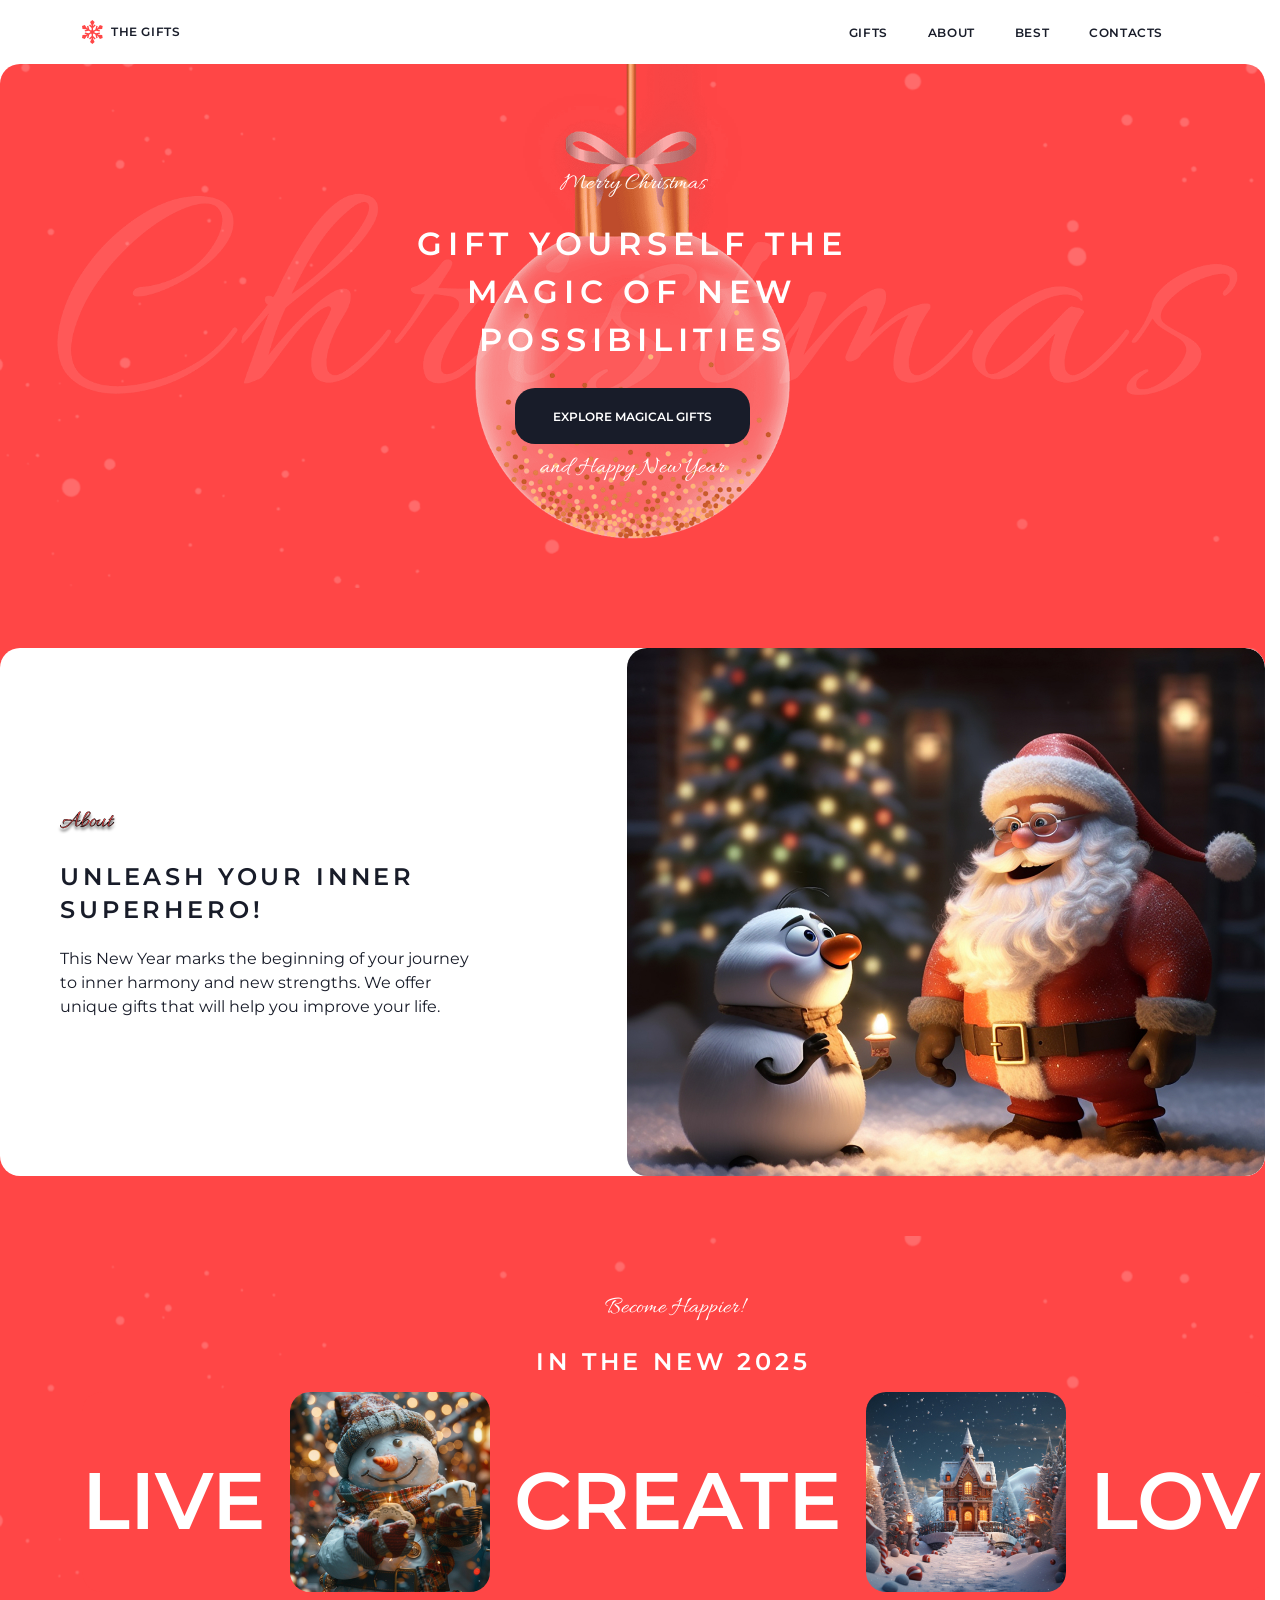
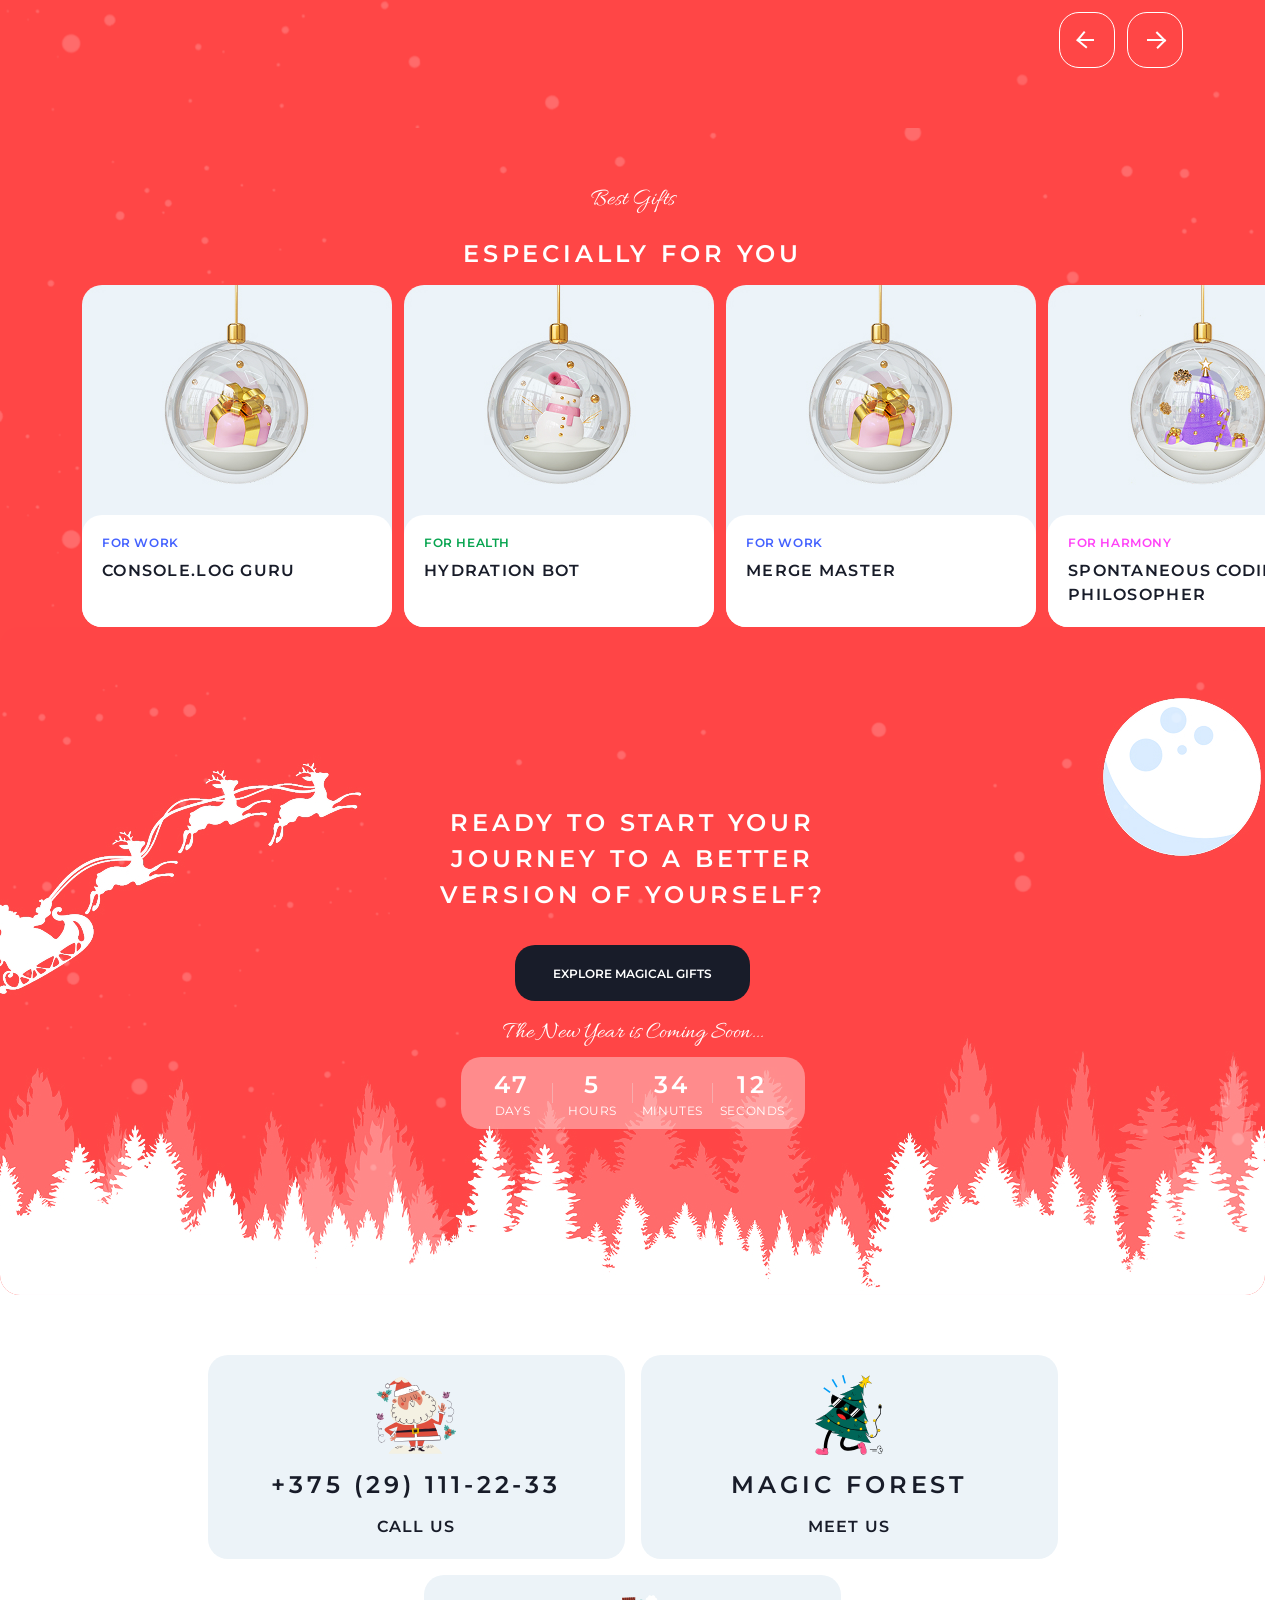
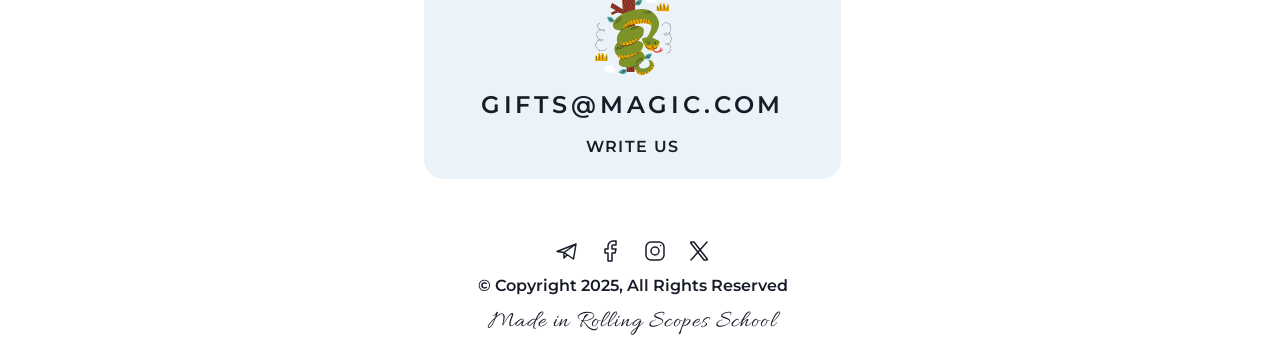
<file: index.html>
<!doctype html>
<html lang="en">
  <head>
    <meta charset="UTF-8" >
    <meta name="viewport" content="width=device-width, initial-scale=1.0" >
    <title>Christmas Shop</title>
    <link rel="stylesheet" href="style.css" >
    <link rel="icon" href="./images/Vector.svg" >
  </head>
  <body>
    <header class="header">
      <div class="container-logo">
        <a class="header-logo" href="./index.html">
          <img
            class="header-logo-image"
            src="./images/Vector.svg"
            alt="logo Christmas Shop"
            width="21"
            height="24"
            loading="lazy"
          >
          <span class="text-logo">the gifts</span>
        </a>
      </div>
      <button class="burger-button" type="button" aria-label="Open menu">
        <span></span>
        <span></span>
      </button>
      <nav class="header-menu">
        <ul class="header-menu-list">
          <li class="header-menu-item">
            <a class="header-menu-link" href="./gifts/index.html">gifts</a>
          </li>
          <li class="header-menu-item">
            <a class="header-menu-link" href="#about">about</a>
          </li>
          <li class="header-menu-item">
            <a class="header-menu-link" href="#best">best </a>
          </li>
          <li class="header-menu-item">
            <a class="header-menu-link" href="#contacts">contacts</a>
          </li>
        </ul>
      </nav>
    </header>
    <main class="main container">
      <section class="main-content-section img">
        <div class="main-content">
          <img
            class="main-content-image"
            src="./images/bg-ball.png"
            alt="Christmas ball"
            width="1440"
            height="524"
            loading="lazy"
          >
          <div class="main-content-text">
            <p class="main-content-description wrapper">Merry Christmas</p>
            <h1 class="main-content-title">
              <span>Gift yourself</span>
              <span>the magic of new</span>
              <span>possibilities</span>
            </h1>
            <a class="button button-time" href="./gifts/index.html">
              Explore Magical Gifts
            </a>
            <p class="main-content-description text">and Happy New Year</p>
          </div>
        </div>
      </section>
      <section class="img" id="about">
        <h2 class="visibility-hidden">000</h2>
        <div class="container container-section">
          <section class="main-content-section-text">
            <p class="main-content-styledtxt">About</p>
            <h2 class="main-content-title card-text1">
              Unleash your inner<br>
              superhero!
            </h2>
            <p class="main-content-paragraph">
              This New Year marks the beginning of your journey <br>to inner
              harmony and new strengths. We offer<br>
              unique gifts that will help you improve your life.
            </p>
          </section>
          <div class="container-section-image santa">
            <img
              class="main-content-image-santa"
              src="./images/santa.jpg"
              alt="Santa Claus"
              width="638"
              height="528"
              loading="lazy"
            >
          </div>
        </div>
      </section>
      <section class="img">
        <div class="container-section-create">
          <div class="create-content-text-section">
            <div class="create-content-text one">
              <p class="main-content-card">Become Happier!</p>
              <h2 class="main-content-title card-text">in the new 2025</h2>
            </div>
          </div>
          <div class="slider">
            <div class="family-icon container">
              <h2 class="family-text">Live</h2>
              <img
                class="family-image"
                src="./scroll/snowman.jpg"
                alt="Snowman"
                width="200"
                height="200"
                loading="lazy"
              >
              <h2 class="family-text">create</h2>
              <img
                class="family-image"
                src="./scroll/fairytale-house.jpg"
                alt="Snowman"
                width="200"
                height="200"
                loading="lazy"
              >
              <h2 class="family-text">Love</h2>
              <img
                class="family-image"
                src="./scroll/christmas-trees.jpg"
                alt="Snowman"
                width="200"
                height="200"
                loading="lazy"
              >
              <h2 class="family-text">dream</h2>
              <img
                class="family-image"
                src="./scroll/christmas-tree-ball.jpg"
                alt="Snowman"
                width="200"
                height="200"
                loading="lazy"
              >
            </div>
            <div class="slider-dots">
              <button class="slider-btn prev"></button>
              <button class="slider-btn next"></button>
            </div>
          </div>
        </div>
      </section>
      <section class="img" id="best">
        <div class="container-image-card">
          <div class="container-section-card">
            <div class="create-content-text wrapper-card">
              <p class="main-content-card">Best Gifts</p>
              <h2 class="main-content-title card-text">especially for you</h2>
            </div>

            <div class="image-card-grid">
              <div class="image-card">
                <img
                  class="image-card-section"
                  src="./card/11.jpg"
                  alt="gift"
                  width="310"
                  height="342"
                >
                <div class="image-card-text">
                  <div class="card-text-position">
                    <p class="image-card-description color-card1">For work</p>
                    <a class="image-card-title" href="#">Console.log Guru</a>
                  </div>
                </div>
              </div>

              <div class="image-card">
                <img
                  class="image-card-section"
                  src="./card/22.jpg"
                  alt="gift"
                  width="310"
                  height="342"
                >
                <div class="image-card-text">
                  <div class="card-text-position">
                    <p class="image-card-description color-card2">For health</p>
                    <a class="image-card-title" href="#">Hydration Bot</a>
                  </div>
                </div>
              </div>

              <div class="image-card">
                <img
                  class="image-card-section"
                  src="./card/11.jpg"
                  alt="gift"
                  width="310"
                  height="342"
                >
                <div class="image-card-text">
                  <div class="card-text-position">
                    <p class="image-card-description color-card3">For work</p>
                    <a class="image-card-title" href="#">Merge Master</a>
                  </div>
                </div>
              </div>

              <div class="image-card">
                <img
                  class="image-card-section"
                  src="./card/33.jpg"
                  alt="gift"
                  width="310"
                  height="342"
                >
                <div class="image-card-text">
                  <div class="card-text-position">
                    <p class="image-card-description color-card4">
                      For harmony
                    </p>
                    <a class="image-card-title upgrade-wrapper" href="#"
                      >Spontaneous Coding Philosopher</a
                    >
                  </div>
                </div>
              </div>
            </div>
          </div>
        </div>
      </section>

      <section class="img5">
        <div class="main-content santa">
          <img
            class="main-content-image santa"
            src="./images/section"
            alt="Christmas ball"
            width="1440"
            height="668"
            loading="lazy"
          >
          <div class="main-content-text ball-container">
            <h2 class="main-content-title version-of">
              <span> Ready to start your</span>
              <span>journey to a better</span>
              <span>version of yourself?</span>
            </h2>

            <a class="button version-button" href="./gifts/index.html">
              Explore Magical Gifts
            </a>
            <p class="main-content-description text-time">
              The New Year is Coming Soon...
            </p>
            <div class="timer">
              <div class="timer-cell">
                <h2 class="version-of">47</h2>
                <p class="timer-cell-text">days</p>
              </div>
              <div class="timer-cell">
                <h2 class="version-of">5</h2>
                <p class="timer-cell-text">hours</p>
              </div>
              <div class="timer-cell">
                <h2 class="version-of">34</h2>
                <p class="timer-cell-text">minutes</p>
              </div>
              <div class="timer-cell">
                <h2 class="version-of">12</h2>
                <p class="timer-cell-text">seconds</p>
              </div>
            </div>
          </div>
        </div>
      </section>
    </main>
    <footer class="footer" id="contacts">
      <div class="container-footer">
        <div class="footer-container-image">
          <img
            class="footer-image"
            src="./images/santa-claus.svg"
            alt="santa-claus"
            loading="lazy"
            width="80"
            height="80"
          >
          <a class="footer-a" href="tel:+375291112233">+375 (29) 111-22-33</a>
          <p class="footer-text">Call Us</p>
        </div>
        <div class="footer-container-image">
          <img
            class="footer-image"
            src="./images/christmas-tree.svg"
            alt="santa-claus"
            loading="lazy"
            width="80"
            height="80"
          >
          <a class="footer-a" href="/">Magic forest</a>
          <p class="footer-text">meet us</p>
        </div>
        <div class="footer-container-image">
          <img
            class="footer-image"
            src="./images/snake.svg"
            alt="santa-claus"
            loading="lazy"
            width="80"
            height="80"
          >
          <a class="footer-a" href="mailto:gifts@magic.com">gifts@magic.com</a>
          <p class="footer-text">write us</p>
        </div>
      </div>
      <div class="footer-end">
        <div class="end-icon">
          <div class="container-icon">
            <a class="footer-icon" href="/">
              <img
                class="footer-icon"
                src="./images/telegram.svg"
                alt="telegram"
                width="24"
                height="24"
                loading="lazy"
              >
            </a>
            <a class="footer-icon" href="/">
              <img
                class="footer-icon"
                src="./images/facebook.svg"
                alt="facebook"
                width="24"
                height="24"
                loading="lazy"
              >
            </a>
            <a class="footer-icon" href="/">
              <img
                class="footer-icon"
                src="./images/instagram.svg"
                alt="instagram"
                width="24"
                height="24"
                loading="lazy"
              >
            </a>
            <a class="footer-icon" href="/">
              <img
                class="footer-icon"
                src="./images/X.svg"
                alt="X"
                width="24"
                height="24"
                loading="lazy"
              >
            </a>
          </div>
          <h2 class="footer-text-p">© Copyright 2025, All Rights Reserved</h2>
          <a class="text-decoration" href="https://rs.school/" target="_blank">
            Made in Rolling Scopes School
          </a>
        </div>
      </div>
    </footer>
  </body>
</html>
</file>
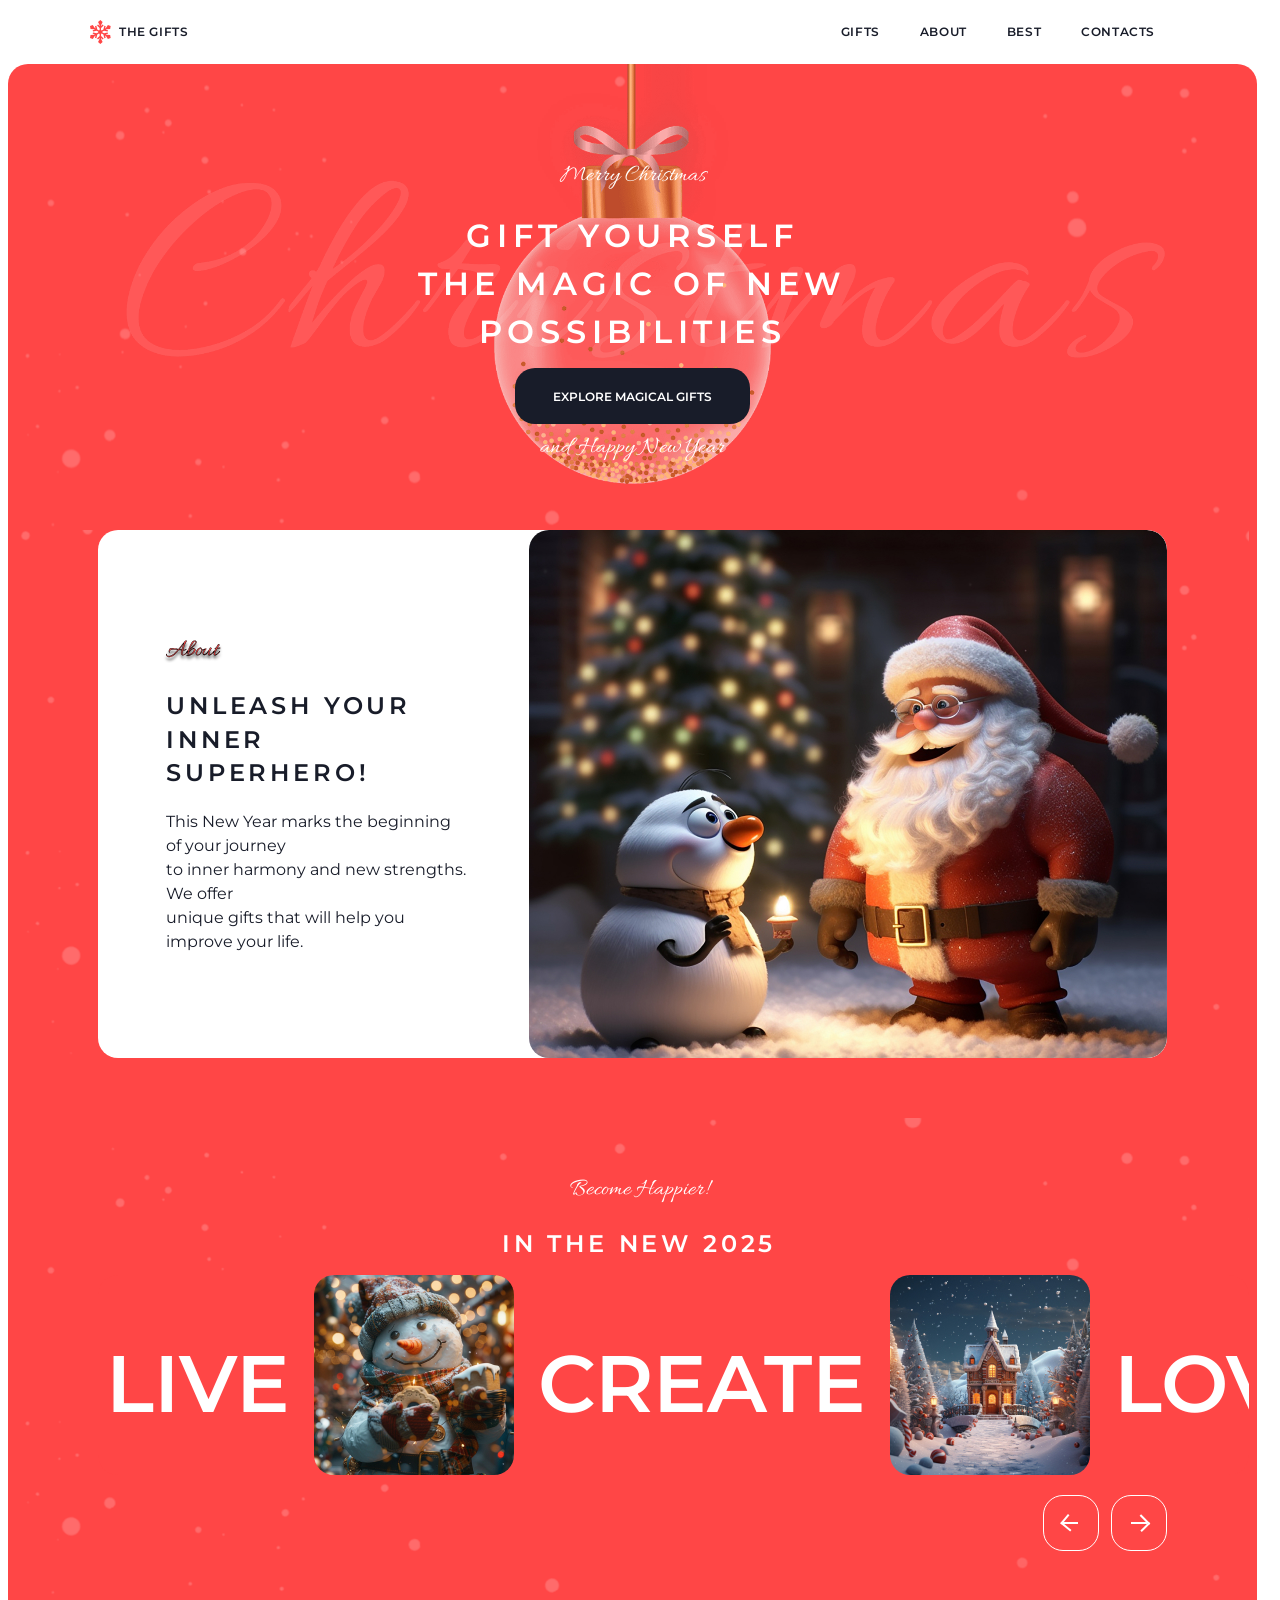
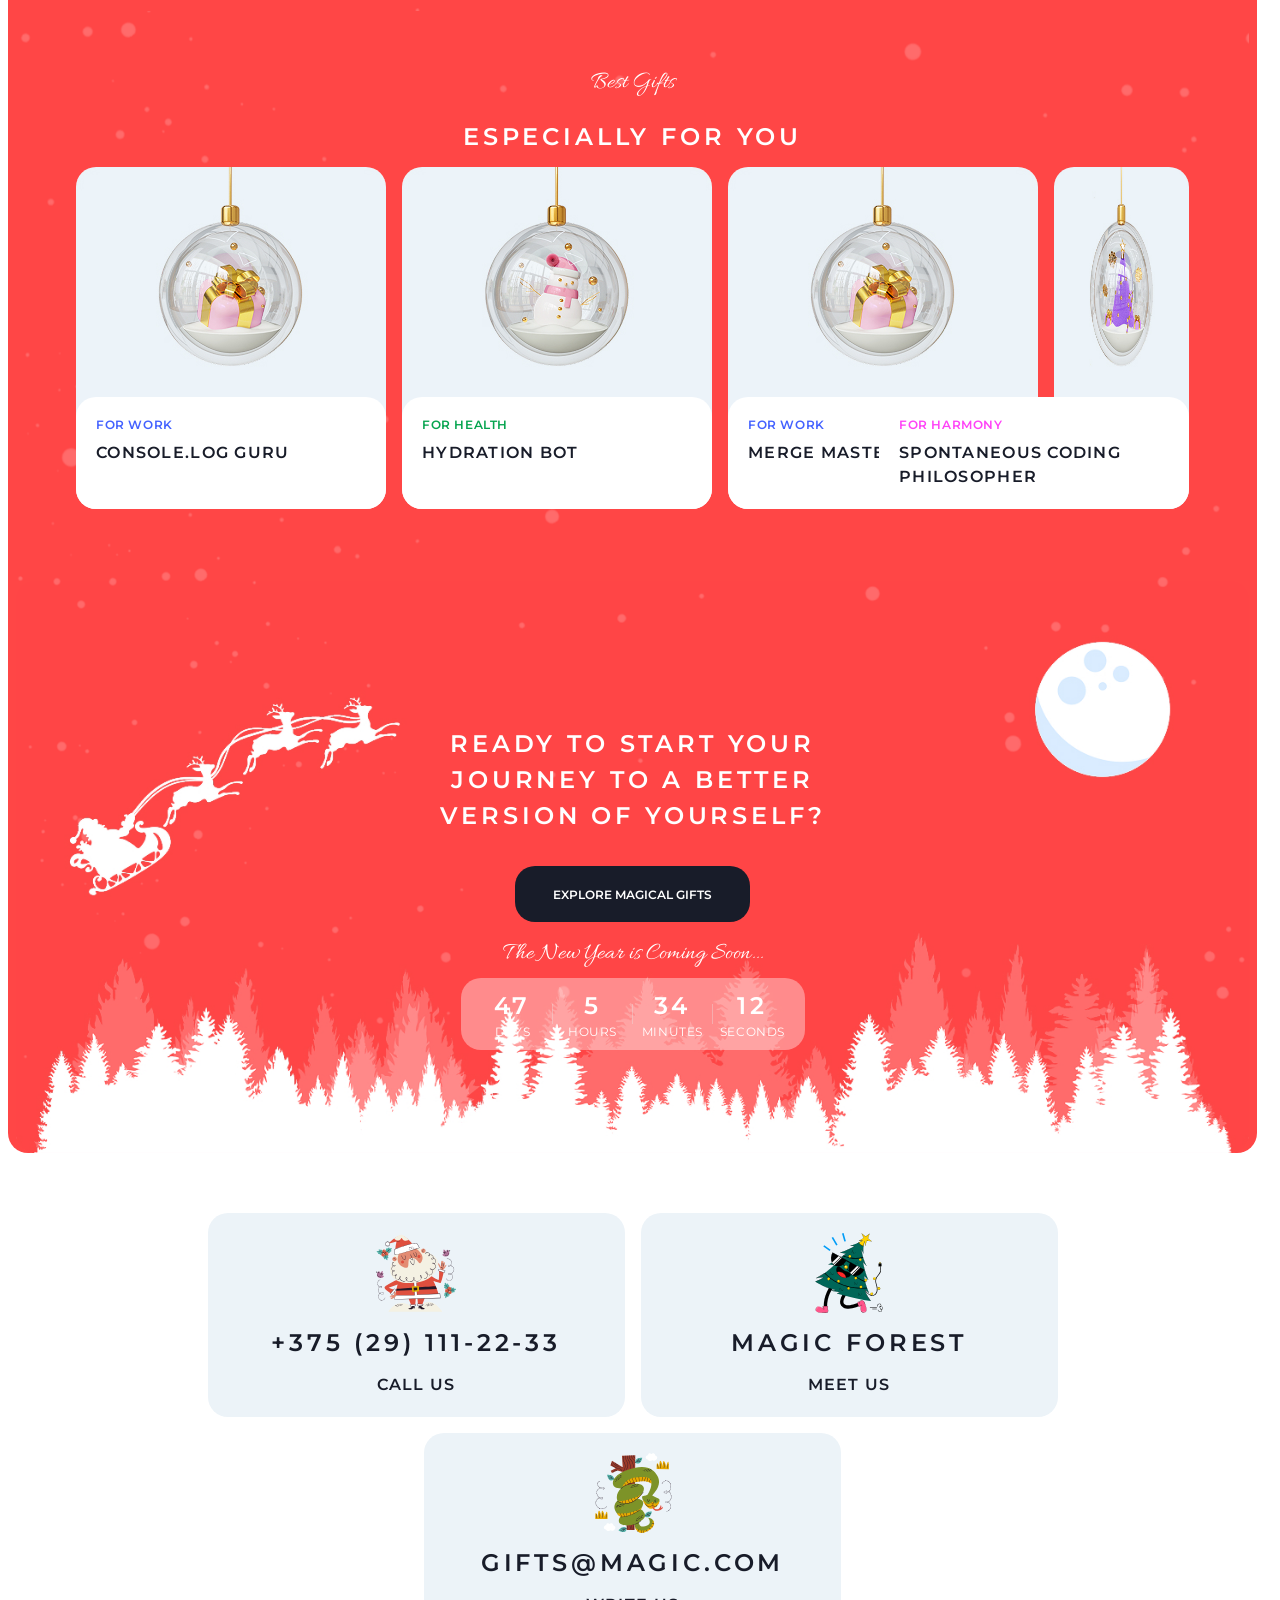
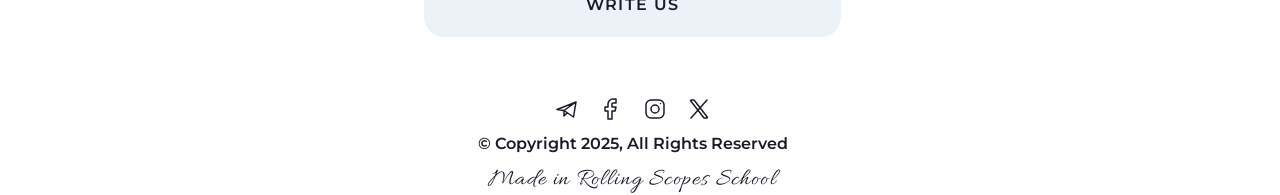
<file: christmas-shop/index.html>
<!doctype html>
<html lang="en">
  <head>
    <meta charset="UTF-8">
    <meta name="viewport" content="width=device-width, initial-scale=1.0">
    <title>Christmas Shop</title>
    <link rel="stylesheet" href="style.css">
  </head>
  <body>
    <header class="header">
      <div class="container-logo">
        <a class="header-logo" href="./index.html">
          <img
            class="header-logo-image"
            src="./images/Vector.svg"
            alt="logo Christmas Shop"
            width="21"
            height="24"
            loading="lazy"
          >
          <span class="text-logo">the gifts</span>
        </a>
      </div>
      <nav class="header-menu">
        <ul class="header-menu-list">
          <li class="header-menu-item">
            <a class="header-menu-link" href="./gifts/index.html">gifts</a>
          </li>
          <li class="header-menu-item">
            <a class="header-menu-link" href="#about">about</a>
          </li>
          <li class="header-menu-item">
            <a class="header-menu-link" href="#best">best </a>
          </li>
          <li class="header-menu-item">
            <a class="header-menu-link" href="#contacts">contacts</a>
          </li>
        </ul>
      </nav>
    </header>
    <main class="main container">
      <section class="main-content-section img">
        <div class="main-content">
          <img
            class="main-content-image"
            src="./images/bg-ball.png"
            alt="Christmas ball"
            width="1440"
            height="524"
            loading="lazy"
          >
          <div class="main-content-text">
            <p class="main-content-description wrapper">Merry Christmas</p>
            <h1 class="main-content-title">
              <span>Gift yourself</span>
              <span>the magic of new</span>
              <span>possibilities</span>
            </h1>
            <a class="button button-time" href="./gifts/index.html">
              Explore Magical Gifts
            </a>
            <p class="main-content-description text">and Happy New Year</p>
          </div>
        </div>
      </section>
      <section class="img" id="about">
        <h2 class="visibility-hidden">000</h2>
        <div class="container container-section">
          <section class="main-content-section">
            <p class="main-content-styledtxt">About</p>
            <h2 class="main-content-title card-text1">
              Unleash your inner<br>
              superhero!
            </h2>
            <p class="main-content-paragraph">
              This New Year marks the beginning of your journey <br>to inner
              harmony and new strengths. We offer<br>
              unique gifts that will help you improve your life.
            </p>
          </section>
          <div class="container-section-image">
            <img
              class="main-content-image-santa"
              src="./images/santa.jpg"
              alt="Santa Claus"
              width="638"
              height="528"
              loading="lazy"
            >
          </div>
        </div>
      </section>
      <section class="img">
        <div class="container-section-create">
          <div class="create-content-text-section">
            <div class="create-content-text one">
              <p class="main-content-card">Become Happier!</p>
              <h2 class="main-content-title card-text">in the new 2025</h2>
            </div>
          </div>
          <div class="slider">
            <div class="family-icon container">
              <h2 class="family-text">Live</h2>
              <img
                class="family-image"
                src="./scroll/snowman.jpg"
                alt="Snowman"
                width="200"
                height="200"
                loading="lazy"
              >
              <h2 class="family-text">create</h2>
              <img
                class="family-image"
                src="./scroll/fairytale-house.jpg"
                alt="Snowman"
                width="200"
                height="200"
                loading="lazy"
              >
              <h2 class="family-text">Love</h2>
              <img
                class="family-image"
                src="./scroll/christmas-trees.jpg"
                alt="Snowman"
                width="200"
                height="200"
                loading="lazy"
              >
              <h2 class="family-text">dream</h2>
              <img
                class="family-image"
                src="./scroll/christmas-tree-ball.jpg"
                alt="Snowman"
                width="200"
                height="200"
                loading="lazy"
              >
            </div>
            <div class="slider-dots">
              <button class="slider-btn prev"></button>
              <button class="slider-btn next"></button>
            </div>
          </div>
        </div>
      </section>
      <section class="img" id="best">
        <div class="container-image-card bloc">
          <div class="container-section-card">
            <div class="create-content-text">
              <p class="main-content-card">Best Gifts</p>
              <h2 class="main-content-title card-text">especially for you</h2>
            </div>

            <div class="image-card">
              <img
                class="image-card-section"
                src="./card/11.jpg"
                alt="gift"
                width="310"
                height="342"
              >
              <div class="image-card-text">
                <div class="card-text-position">
                  <p class="image-card-description color-card1">For work</p>
                  <a class="image-card-title" href="#">Console.log Guru</a>
                </div>
              </div>
              <div class="image-card">
                <img
                  class="image-card-section"
                  src="./card/22.jpg"
                  alt="gift"
                  width="310"
                  height="342"
                >
                <div class="image-card-text">
                  <div class="card-text-position">
                    <p class="image-card-description color-card2">For health</p>
                    <a class="image-card-title" href="#">Hydration Bot </a>
                  </div>
                </div>
                <div class="image-card">
                  <img
                    class="image-card-section"
                    src="./card/11.jpg"
                    alt="gift"
                    width="310"
                    height="342"
                  >
                  <div class="image-card-text">
                    <div class="card-text-position">
                      <p class="image-card-description color-card3">For work</p>
                      <a class="image-card-title" href="#">Merge Master</a>
                    </div>
                  </div>
                  <div class="image-card">
                    <img
                      class="image-card-section"
                      src="./card/33.jpg"
                      alt="gift"
                      width="310"
                      height="342"
                    >
                    <div class="image-card-text">
                      <div class="card-text-position position-card">
                        <p class="image-card-description color-card4">
                          For harmony
                        </p>
                        <a class="image-card-title" href="#"
                          >Spontaneous Coding <br>Philosopher</a
                        >
                      </div>
                    </div>
                  </div>
                </div>
              </div>
            </div>
          </div>
        </div>
      </section>

      <section class="img5">
        <div class="main-content">
          <img
            class="main-content-image"
            src="./images/section"
            alt="Christmas ball"
            width="1440"
            height="668"
            loading="lazy"
          >
          <div class="main-content-text main-time">
            <h2 class="main-content-title version-of">
              Ready to start your<br>journey to a better<br>version of
              yourself?
            </h2>

            <a
              class="button button-time version-button"
              href="./gifts/index.html"
            >
              Explore Magical Gifts
            </a>
            <p class="main-content-description text-time">
              The New Year is Coming Soon...
            </p>
            <div class="timer">
              <div class="timer-cell">
                <h2 class="version-of">47</h2>
                <p class="timer-cell-text">days</p>
              </div>
              <div class="timer-cell">
                <h2 class="version-of">5</h2>
                <p class="timer-cell-text">hours</p>
              </div>
              <div class="timer-cell">
                <h2 class="version-of">34</h2>
                <p class="timer-cell-text">minutes</p>
              </div>
              <div class="timer-cell">
                <h2 class="version-of">12</h2>
                <p class="timer-cell-text">seconds</p>
              </div>
            </div>
          </div>
        </div>
      </section>
    </main>
    <footer class="footer" id="contacts">
      <div class="container-footer">
        <div class="footer-container-image">
          <img
            class="footer-image"
            src="./images/santa-claus.svg"
            alt="santa-claus"
            loading="lazy"
            width="80"
            height="80"
          >
          <a class="footer-a" href="tel:+375291112233">+375 (29) 111-22-33</a>
          <p class="footer-text">Call Us</p>
        </div>
        <div class="footer-container-image">
          <img
            class="footer-image"
            src="./images/christmas-tree.svg"
            alt="santa-claus"
            loading="lazy"
            width="80"
            height="80"
          >
          <a class="footer-a" href="/">Magic forest</a>
          <p class="footer-text">meet us</p>
        </div>
        <div class="footer-container-image">
          <img
            class="footer-image"
            src="./images/snake.svg"
            alt="santa-claus"
            loading="lazy"
            width="80"
            height="80"
          >
          <a class="footer-a" href="mailto:gifts@magic.com">gifts@magic.com</a>
          <p class="footer-text">write us</p>
        </div>
      </div>
      <div class="footer-end">
        <div class="end-icon">
          <div class="container-icon">
            <a class="footer-icon" href="/">
              <img
                class="footer-icon"
                src="./images/telegram.svg"
                alt="telegram"
                width="24"
                height="24"
                loading="lazy"
              >
            </a>
            <a class="footer-icon" href="/">
              <img
                class="footer-icon"
                src="./images/facebook.svg"
                alt="facebook"
                width="24"
                height="24"
                loading="lazy"
              >
            </a>
            <a class="footer-icon" href="/">
              <img
                class="footer-icon"
                src="./images/instagram.svg"
                alt="instagram"
                width="24"
                height="24"
                loading="lazy"
              >
            </a>
            <a class="footer-icon" href="/">
              <img
                class="footer-icon"
                src="./images/X.svg"
                alt="X"
                width="24"
                height="24"
                loading="lazy"
              >
            </a>
          </div>
          <h2 class="footer-text-p">© Copyright 2025, All Rights Reserved</h2>
          <a class="text-decoration" href="https://rs.school/" target="_blank">
            Made in Rolling Scopes School
          </a>
        </div>
      </div>
    </footer>
  </body>
</html>
</file>
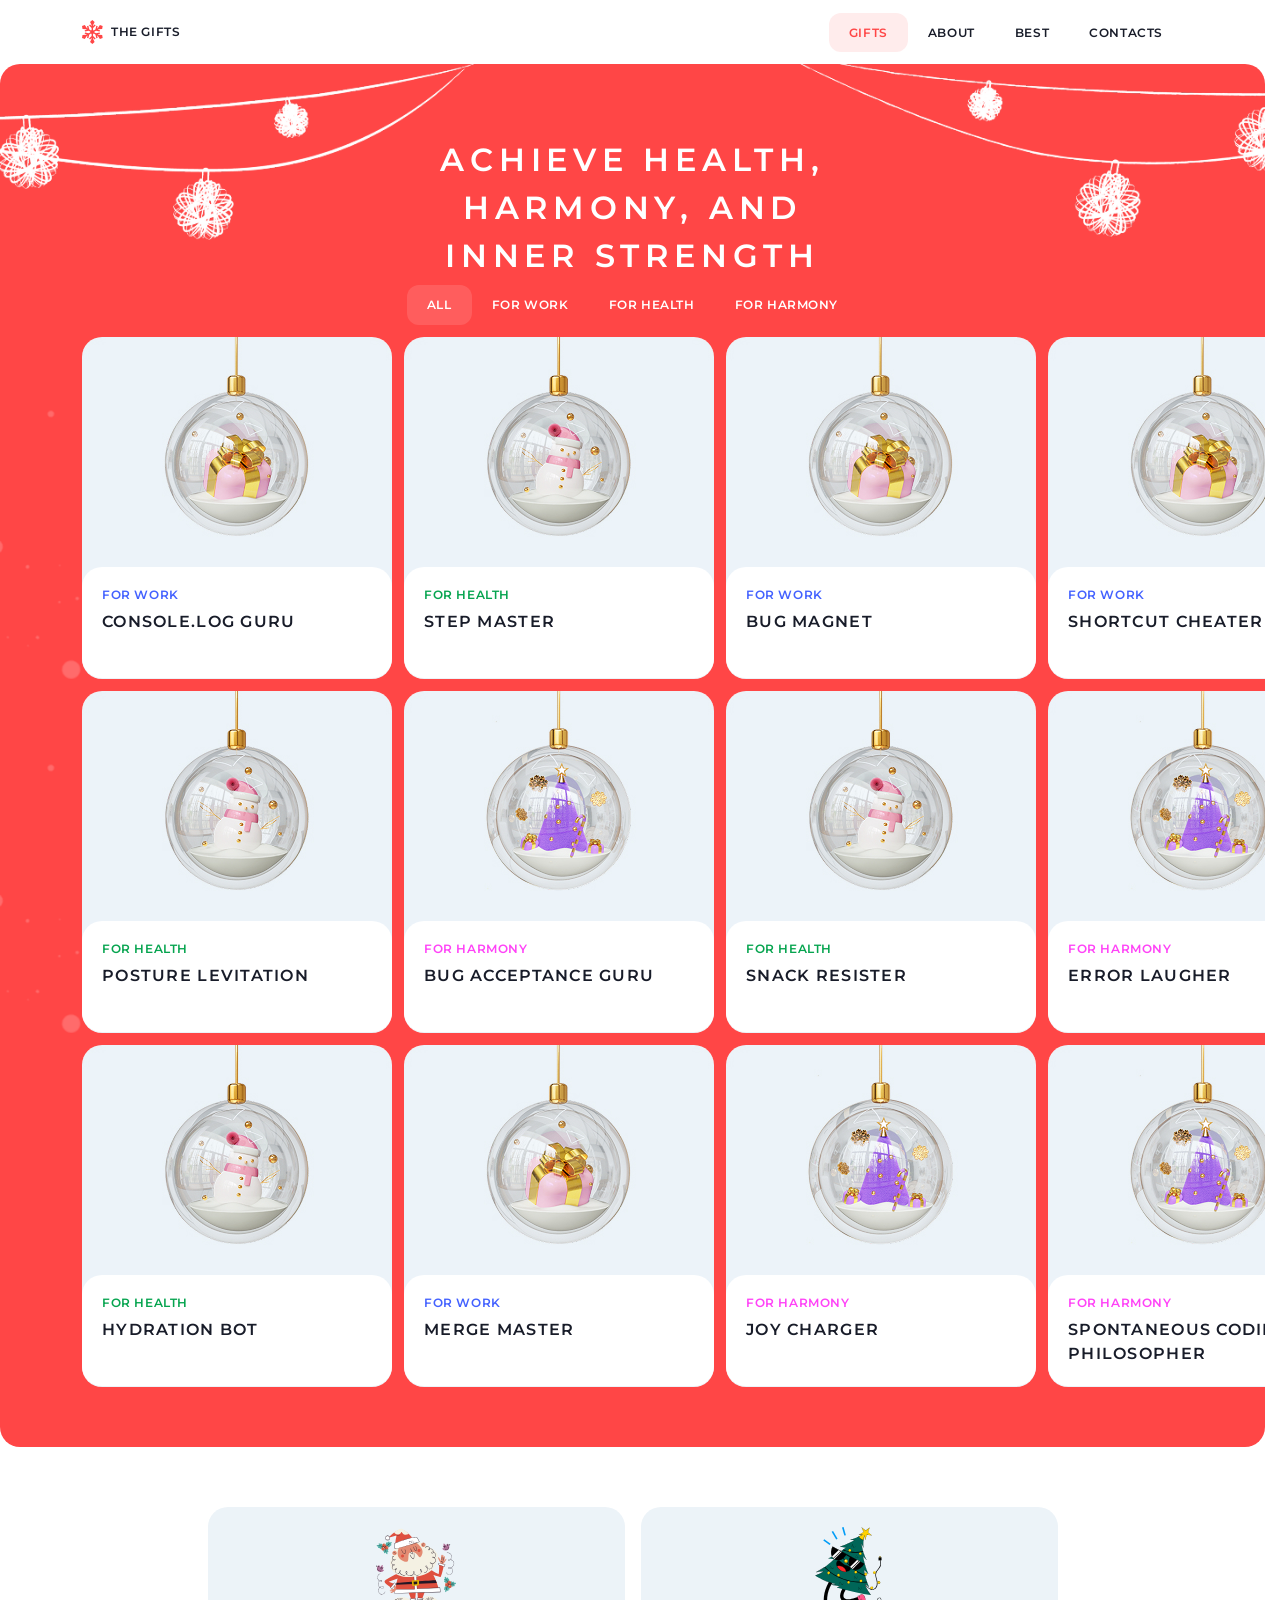
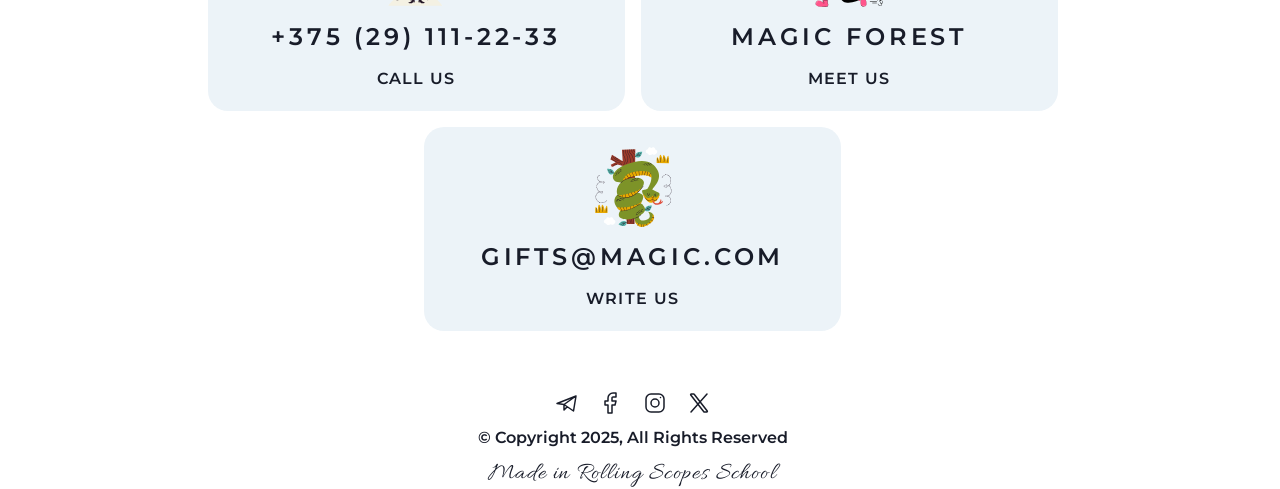
<file: gifts/index.html>
<!doctype html>
<html lang="en">
  <head>
    <meta charset="UTF-8" >
    <meta name="viewport" content="width=device-width, initial-scale=1.0" >
    <title>Christmas Shop</title>
    <link rel="stylesheet" href="../style.css" >
    <link rel="icon" href="../images/Vector.svg">
  </head>
  <body>
    <header class="header">
      <div class="container-logo">
        <a class="header-logo" href="../index.html">
          <img
            class="header-logo-image"
            src="../images/Vector.svg"
            alt="logo Christmas Shop"
            width="21"
            height="24"
            loading="lazy"
          >
        </a>
        
        <ul class="text-logo">
          <li class="text-logo-item">the gifts</li>
        </ul>
      </div>
            <button class="burger-button" type="button" aria-label="Open menu">
    <span></span>
    <span></span>
  </button>
      
      <nav class="header-menu">
        <ul class="header-menu-list">
          <li class="header-menu-item">
            <span class="header-menu-link active">gifts</span>
          </li>
          <li class="header-menu-item">
            <a class="header-menu-link" href="../index.html#about">about</a>
          </li>
          <li class="header-menu-item">
            <a class="header-menu-link" href="../index.html#best">best </a>
          </li>
          <li class="header-menu-item">
            <a class="header-menu-link" href="#contacts">contacts</a>
          </li>
        </ul>
      </nav>
    </header>
    <main class="main container">
      <section class="main-content">
        <img
          class="main-content-image bloc"
          src="../images/bg-garland.png"
          alt="Christmas ball"
          width="1440"
          height="200"
          loading="lazy"
        >

        <div class="main-content-text title-text-end">
          <h1 class="main-content-title titl-text">
            <span>Achieve health,</span>
            <span>harmony, and</span>
            <span>inner strength</span>
          </h1>

          <nav class="header-menu-end ">
            <ul class="header-menu-list gifts-list">
              <li class="header-menu-item">
                <a
                  class="header-menu-link gifts-menu gifts1"
                  href="../gifts/index.html"
                  >All</a
                >
              </li>
              <li class="header-menu-item">
                <a class="header-menu-link gifts-menu" href="../index.html"
                  >for work</a
                >
              </li>
              <li class="header-menu-item">
                <a class="header-menu-link gifts-menu" href="../index.html"
                  >for health</a
                >
              </li>
              <li class="header-menu-item">
                <a class="header-menu-link gifts-menu" href="../index.html"
                  >for harmony</a
                >
              </li>
            </ul>
          </nav>
        </div>
      </section>

      <section class="duplicate" id="best">
 <h2 class="visibility-hidden">000</h2>
  <section class="section-card-end img">
    <h2 class="visibility-hidden">000</h2>
  <div class="container-image-card">
    <div class="container-section-card">
      

      <div class="image-card-grid">
        <div class="image-card">
          <img
            class="image-card-section"
            src="../card/11.jpg"
            alt="gift"
            width="310"
            height="342"
          >
          <div class="image-card-text">
            <div class="card-text-position">
              <p class="image-card-description color-card1">For work</p>
              <a class="image-card-title" href="#">Console.log Guru</a>
            </div>
          </div>
        </div>

        <div class="image-card">
          <img
            class="image-card-section"
            src="../card/22.jpg"
            alt="gift"
            width="310"
            height="342"
          >
          <div class="image-card-text">
            <div class="card-text-position">
              <p class="image-card-description color-card2">For health</p>
              <a class="image-card-title" href="#">Step Master</a>
            </div>
          </div>
        </div>

        <div class="image-card">
          <img
            class="image-card-section"
            src="../card/11.jpg"
            alt="gift"
            width="310"
            height="342"
          >
          <div class="image-card-text">
            <div class="card-text-position">
              <p class="image-card-description color-card1">For work</p>
              <a class="image-card-title" href="#">Bug Magnet</a>
            </div>
          </div>
        </div>

        <div class="image-card">
          <img
            class="image-card-section"
            src="../card/11.jpg"
            alt="gift"
            width="310"
            height="342"
          >
          <div class="image-card-text">
            <div class="card-text-position">
              <p class="image-card-description color-card1">For work</p>
              <a class="image-card-title  " href="#">Shortcut Cheater</a>
            </div>
          </div>
        </div>
      </div>
    </div>
  </div>
  </section>
 </section>
  <section class="section-card-end img">
     <h2 class="visibility-hidden">000</h2>
  <div class="container-image-card">
    <div class="container-section-card">
      

      <div class="image-card-grid">
        <div class="image-card">
          <img
            class="image-card-section"
            src="../card/22.jpg"
            alt="gift"
            width="310"
            height="342"
          >
          <div class="image-card-text">
            <div class="card-text-position">
              <p class="image-card-description color-card2">For health</p>
              <a class="image-card-title" href="#">Posture Levitation</a>
            </div>
          </div>
        </div>

        <div class="image-card">
          <img
            class="image-card-section"
            src="../card/33.jpg"
            alt="gift"
            width="310"
            height="342"
          >
          <div class="image-card-text">
            <div class="card-text-position">
              <p class="image-card-description color-card4">For harmony</p>
              <a class="image-card-title" href="#">Bug Acceptance Guru</a>
            </div>
          </div>
        </div>

        <div class="image-card">
          <img
            class="image-card-section"
            src="../card/22.jpg"
            alt="gift"
            width="310"
            height="342"
          >
          <div class="image-card-text">
            <div class="card-text-position">
              <p class="image-card-description color-card2">For health</p>
              <a class="image-card-title" href="#">Snack Resister</a>
            </div>
          </div>
        </div>

        <div class="image-card">
          <img
            class="image-card-section"
            src="../card/33.jpg"
            alt="gift"
            width="310"
            height="342"
          >
          <div class="image-card-text">
            <div class="card-text-position">
              <p class="image-card-description color-card4">For harmony</p>
              <a class="image-card-title " href="#">Error Laugher </a>
            </div>
          </div>
        </div>
      </div>
    </div>
  </div>
 </section>
  
  <section class="section-card-end upgrade-containe ">
    <h2 class="visibility-hidden">000</h2>
  <div class="container-image-card upgrade-section">
    <div class="container-section-card ">
      

      <div class="image-card-grid">
        <div class="image-card">
          <img
            class="image-card-section"
            src="../card/22.jpg"
            alt="gift"
            width="310"
            height="342"
          >
          <div class="image-card-text">
            <div class="card-text-position">
              <p class="image-card-description color-card2">For health</p>
              <a class="image-card-title" href="#">Hydration Bot</a>
            </div>
          </div>
        </div>

        <div class="image-card">
          <img
            class="image-card-section"
            src="../card/11.jpg"
            alt="gift"
            width="310"
            height="342"
          >
          <div class="image-card-text">
            <div class="card-text-position">
              <p class="image-card-description color-card1">For work</p>
              <a class="image-card-title" href="#">Merge Master</a>
            </div>
          </div>
        </div>

        <div class="image-card">
          <img
            class="image-card-section"
            src="../card/33.jpg"
            alt="gift"
            width="310"
            height="342"
          >
          <div class="image-card-text">
            <div class="card-text-position">
              <p class="image-card-description color-card4">For harmony</p>
              <a class="image-card-title" href="#">Joy Charger</a>
            </div>
          </div>
        </div>

        <div class="image-card">
          <img
            class="image-card-section"
            src="../card/33.jpg"
            alt="gift"
            width="310"
            height="342"
          >
          <div class="image-card-text">
            <div class="card-text-position ">
              <p class="image-card-description color-card4">For harmony</p>
              <a class="image-card-title upgrade-wrapper " href="#">Spontaneous Coding Philosopher</a>
            </div>
          </div>
        </div>
      </div>
    </div>
  </div>
 </section>
    </main>

    <footer class="footer" id="contacts">
      <div class="container-footer">
        <div class="footer-container-image">
          <img
            class="footer-image"
            src="../images/santa-claus.svg"
            alt="santa-claus"
            loading="lazy"
            width="80"
            height="80"
          >
          <a class="footer-a" href="tel:+375291112233">+375 (29) 111-22-33</a>
          <p class="footer-text">Call Us</p>
        </div>
        <div class="footer-container-image">
          <img
            class="footer-image"
            src="../images/christmas-tree.svg"
            alt="santa-claus"
            loading="lazy"
            width="80"
            height="80"
          >
          
  <a class="footer-a" href="/">Magic forest</a>
  <p class="footer-text">meet us</p>

        </div>
        <div class="footer-container-image">
          <img
            class="footer-image"
            src="../images/snake.svg"
            alt="santa-claus"
            loading="lazy"
            width="80"
            height="80"
          >
          <a class="footer-a" href="mailto:gifts@magic.com">gifts@magic.com</a>
          <p class="footer-text">write us</p>
        </div>
      </div>
      <div class="footer-end">
        <div class="end-icon">
          <div class="container-icon">
            <a class="footer-icon" href="/">
              <img
                class="footer-icon"
                src="../images/telegram.svg"
                alt="telegram"
                width="24"
                height="24"
                loading="lazy"
              >
            </a>
            <a class="footer-icon" href="/">
              <img
                class="footer-icon"
                src="../images/facebook.svg"
                alt="facebook"
                width="24"
                height="24"
                loading="lazy"
              >
            </a>
            <a class="footer-icon" href="/">
              <img
                class="footer-icon"
                src="../images/instagram.svg"
                alt="instagram"
                width="24"
                height="24"
                loading="lazy"
              >
            </a>
            <a class="footer-icon" href="/">
              <img
                class="footer-icon"
                src="../images/X.svg"
                alt="X"
                width="24"
                height="24"
                loading="lazy"
              >
            </a>
          </div>
          <h2 class="footer-text-p">© Copyright 2025, All Rights Reserved</h2>
          <a class="text-decoration" href="https://rs.school/" target="_blank">
            Made in Rolling Scopes School
          </a>
        </div>
      </div>
    </footer>
  </body>
</html>
</file>
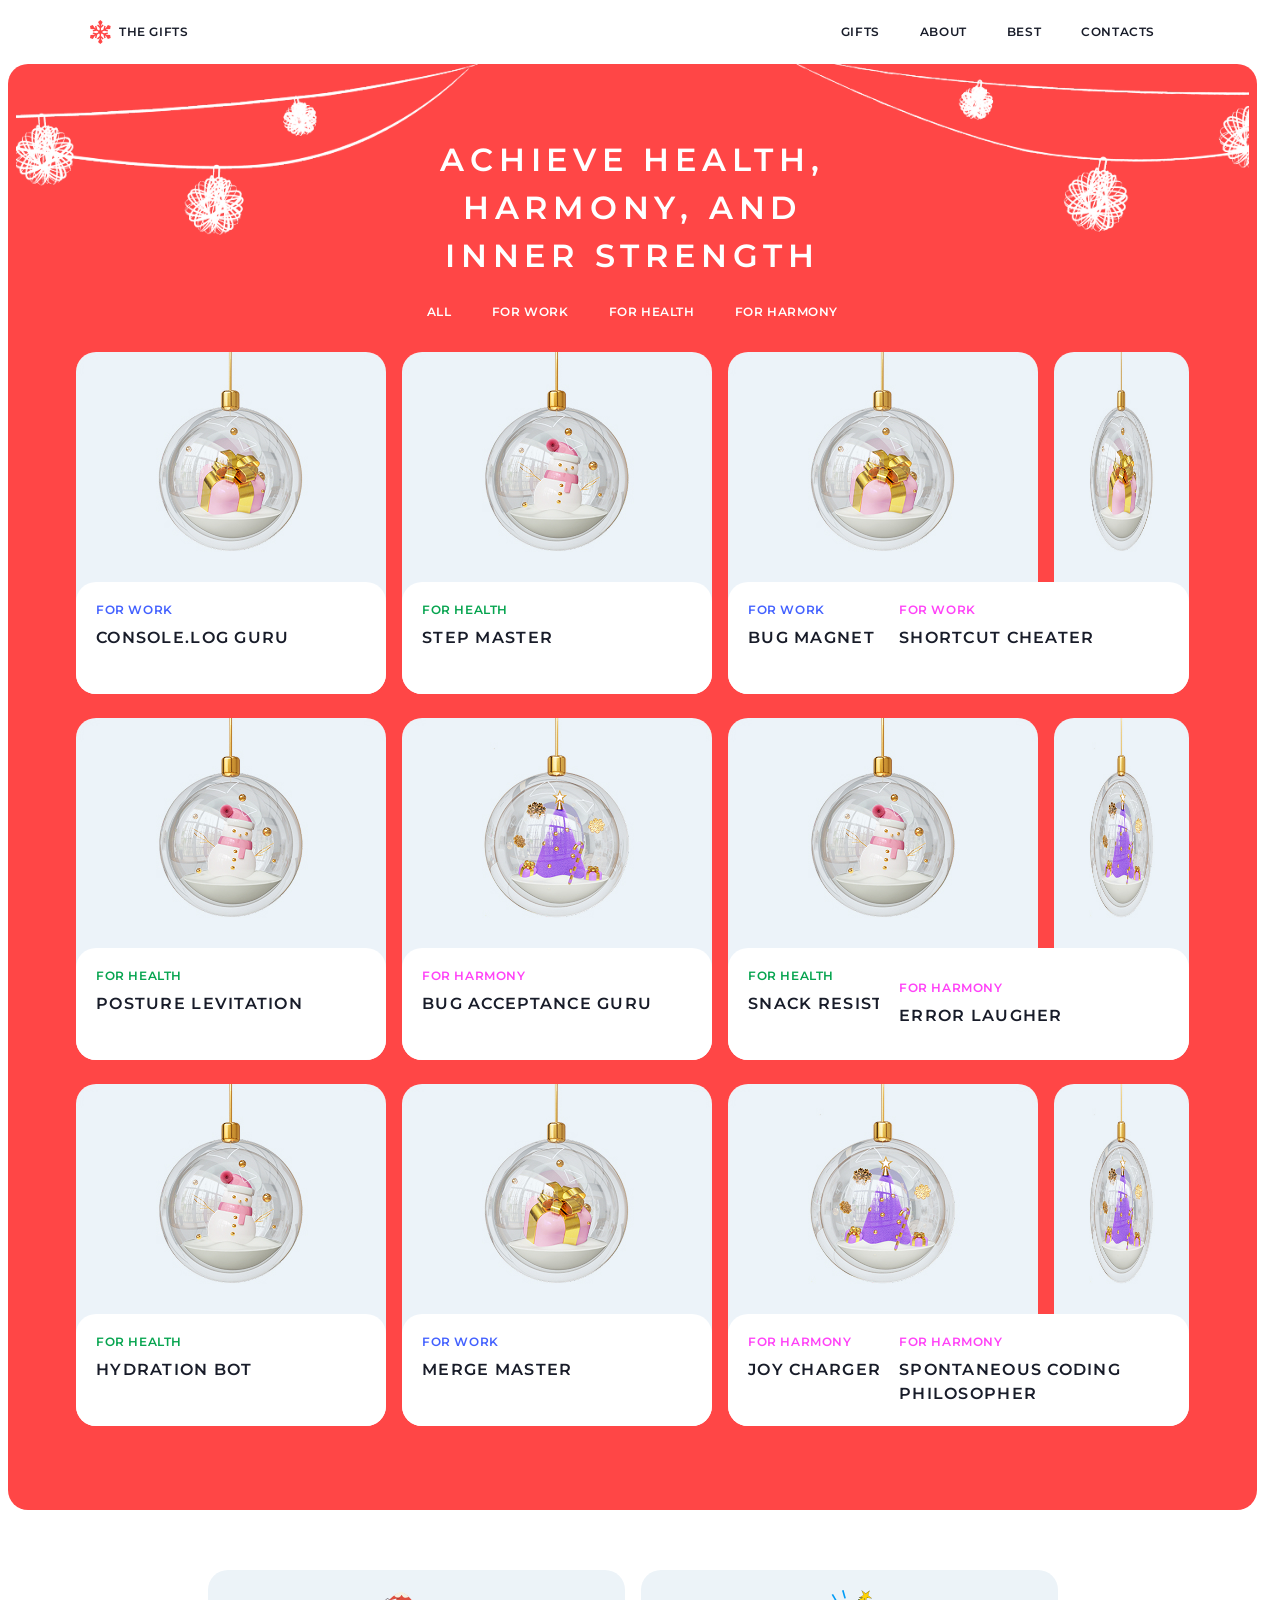
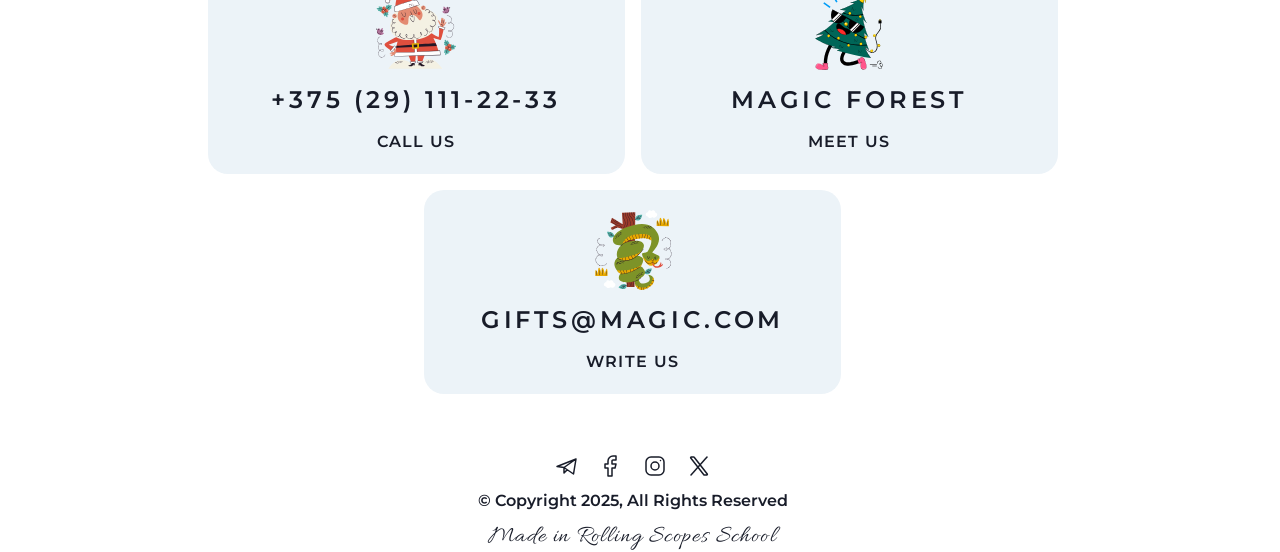
<file: christmas-shop/gifts/index.html>
<!doctype html>
<html lang="en">
  <head>
    <meta charset="UTF-8" >
    <meta name="viewport" content="width=device-width, initial-scale=1.0" >
    <title>Christmas Shop</title>
    <link rel="stylesheet" href="../style.css" >
  </head>
  <body>
    <header class="header">
      <div class="container-logo">
        <a class="header-logo" href="../index.html">
          <img
            class="header-logo-image"
            src="../images/Vector.svg"
            alt="logo Christmas Shop"
            width="21"
            height="24"
            loading="lazy"
          >
        </a>
        <ul class="text-logo">
          <li class="text-logo-item">the gifts</li>
        </ul>
      </div>
      <nav class="header-menu">
        <ul class="header-menu-list">
          <li class="header-menu-item">
            <span class="header-menu-link active">gifts</span>
          </li>
          <li class="header-menu-item">
            <a class="header-menu-link" href="../index.html#about">about</a>
          </li>
          <li class="header-menu-item">
            <a class="header-menu-link" href="../index.html#best">best </a>
          </li>
          <li class="header-menu-item">
            <a class="header-menu-link" href="#contacts">contacts</a>
          </li>
        </ul>
      </nav>
    </header>
    <main class="main container">
      <section class="main-content">
        <img
          class="main-content-image"
          src="../images/bg-garland.png"
          alt="Christmas ball"
          width="1440"
          height="200"
          loading="lazy"
        >

        <div class="main-content-text title-text-end">
          <h1 class="main-content-title titl-text">
            <span>Achieve health,</span>
            <span>harmony, and</span>
            <span>inner strength</span>
          </h1>

          <nav class="header-menu">
            <ul class="header-menu-list gifts-list">
              <li class="header-menu-item">
                <a
                  class="header-menu-link gifts-menu"
                  href="../gifts/index.html"
                  >All</a
                >
              </li>
              <li class="header-menu-item">
                <a class="header-menu-link gifts-menu" href="../index.html"
                  >for work</a
                >
              </li>
              <li class="header-menu-item">
                <a class="header-menu-link gifts-menu" href="../index.html"
                  >for health</a
                >
              </li>
              <li class="header-menu-item">
                <a class="header-menu-link gifts-menu" href="../index.html"
                  >for harmony</a
                >
              </li>
            </ul>
          </nav>
        </div>
      </section>

      <section class="duplicate" id="best">
        <h2 class="visibility-hidden">000</h2>
        <div class="container-image-card">
          <div class="container-section-card bloc">
            <div class="create-content-text"></div>
            <div class="image-card">
              <img
                class="image-card-section"
                src="../card/11.jpg"
                alt="gift"
                width="310"
                height="342"
              >
              <div class="image-card-text">
                <div class="card-text-position">
                  <p class="image-card-description color-card1 card-end1">
                    For work
                  </p>
                  <a class="image-card-title" href="#">Console.log Guru</a>
                </div>
              </div>
              <div class="image-card">
                <img
                  class="image-card-section"
                  src="../card/22.jpg"
                  alt="gift"
                  width="310"
                  height="342"
                >
                <div class="image-card-text">
                  <div class="card-text-position">
                    <p class="image-card-description color-card2 card-end2">
                      For health
                    </p>
                    <a class="image-card-title" href="#">Step Master </a>
                  </div>
                </div>
                <div class="image-card">
                  <img
                    class="image-card-section"
                    src="../card/11.jpg"
                    alt="gift"
                    width="310"
                    height="342"
                  >
                  <div class="image-card-text">
                    <div class="card-text-position">
                      <p class="image-card-description color-card3 card-end1">
                        For work
                      </p>
                      <a class="image-card-title" href="#">Bug Magnet</a>
                    </div>
                  </div>
                  <div class="image-card">
                    <img
                      class="image-card-section"
                      src="../card/11.jpg"
                      alt="gift"
                      width="310"
                      height="342"
                    >
                    <div class="image-card-text">
                      <div class="card-text-position position-card1">
                        <p class="image-card-description color-card4 card-end4">
                          For work
                        </p>
                        <a class="image-card-title" href="#">
                          Shortcut Cheater
                        </a>
                      </div>
                    </div>
                  </div>
                </div>
              </div>
            </div>
          </div>
        </div>
        <div class="container-image-card">
          <div class="container-section-card bloc">
            <div class="create-content-text"></div>
            <div class="image-card">
              <img
                class="image-card-section"
                src="../card/22.jpg"
                alt="gift"
                width="310"
                height="342"
              >
              <div class="image-card-text">
                <div class="card-text-position">
                  <p class="image-card-description color-card1 card-end2">
                    For health
                  </p>
                  <a class="image-card-title" href="#">Posture Levitation</a>
                </div>
              </div>
              <div class="image-card">
                <img
                  class="image-card-section"
                  src="../card/33.jpg"
                  alt="gift"
                  width="310"
                  height="342"
                >
                <div class="image-card-text">
                  <div class="card-text-position">
                    <p class="image-card-description color-card2 card-end4">
                      For harmony
                    </p>
                    <a class="image-card-title" href="#"
                      >Bug Acceptance Guru
                    </a>
                  </div>
                </div>
                <div class="image-card">
                  <img
                    class="image-card-section"
                    src="../card/22.jpg"
                    alt="gift"
                    width="310"
                    height="342"
                  >
                  <div class="image-card-text">
                    <div class="card-text-position">
                      <p class="image-card-description color-card3 card-end2">
                        For health
                      </p>
                      <a class="image-card-title" href="#">Snack Resister</a>
                    </div>
                  </div>
                  <div class="image-card">
                    <img
                      class="image-card-section"
                      src="../card/33.jpg"
                      alt="gift"
                      width="310"
                      height="342"
                    >
                    <div class="image-card-text">
                      <div class="card-text-position position-card">
                        <p class="image-card-description color-card4 card-end4">
                          For harmony
                        </p>
                        <a class="image-card-title" href="#">Error Laugher</a>
                      </div>
                    </div>
                  </div>
                </div>
              </div>
            </div>
          </div>
        </div>
        <div class="card-end">
          <div class="container-image-card">
            <div class="container-section-card bloc">
              <div class="create-content-text"></div>
              <div class="image-card">
                <img
                  class="image-card-section"
                  src="../card/22.jpg"
                  alt="gift"
                  width="310"
                  height="342"
                >
                <div class="image-card-text">
                  <div class="card-text-position">
                    <p class="image-card-description color-card1 card-end2">
                      For health
                    </p>
                    <a class="image-card-title" href="#">Hydration Bot</a>
                  </div>
                </div>
                <div class="image-card">
                  <img
                    class="image-card-section"
                    src="../card/11.jpg"
                    alt="gift"
                    width="310"
                    height="342"
                  >
                  <div class="image-card-text">
                    <div class="card-text-position">
                      <p class="image-card-description color-card2 card-end1">
                        For work
                      </p>
                      <a class="image-card-title" href="#">Merge Master</a>
                    </div>
                  </div>
                  <div class="image-card">
                    <img
                      class="image-card-section"
                      src="../card/33.jpg"
                      alt="gift"
                      width="310"
                      height="342"
                    >
                    <div class="image-card-text">
                      <div class="card-text-position">
                        <p class="image-card-description color-card3 card-end4">
                          For harmony
                        </p>
                        <a class="image-card-title" href="#">Joy Charger</a>
                      </div>
                    </div>
                    <div class="image-card">
                      <img
                        class="image-card-section"
                        src="../card/33.jpg"
                        alt="gift"
                        width="310"
                        height="342"
                      >
                      <div class="image-card-text">
                        <div class="card-text-position position-card card-end4">
                          <p class="image-card-description color-card4">
                            For harmony
                          </p>
                          <a class="image-card-title" href="#"
                            >Spontaneous Coding <br >Philosopher</a
                          >
                        </div>
                      </div>
                    </div>
                  </div>
                </div>
              </div>
            </div>
          </div>
        </div>
      </section>
    </main>

    <footer class="footer" id="contacts">
      <div class="container-footer">
        <div class="footer-container-image">
          <img
            class="footer-image"
            src="../images/santa-claus.svg"
            alt="santa-claus"
            loading="lazy"
            width="80"
            height="80"
          >
          <a class="footer-a" href="tel:+375291112233">+375 (29) 111-22-33</a>
          <p class="footer-text">Call Us</p>
        </div>
        <div class="footer-container-image">
          <img
            class="footer-image"
            src="../images/christmas-tree.svg"
            alt="santa-claus"
            loading="lazy"
            width="80"
            height="80"
          >
          <a class="footer-a" href="/">Magic forest</a>
          <p class="footer-text">meet us</p>
        </div>
        <div class="footer-container-image">
          <img
            class="footer-image"
            src="../images/snake.svg"
            alt="santa-claus"
            loading="lazy"
            width="80"
            height="80"
          >
          <a class="footer-a" href="mailto:gifts@magic.com">gifts@magic.com</a>
          <p class="footer-text">write us</p>
        </div>
      </div>
      <div class="footer-end">
        <div class="end-icon">
          <div class="container-icon">
            <a class="footer-icon" href="/">
              <img
                class="footer-icon"
                src="../images/telegram.svg"
                alt="telegram"
                width="24"
                height="24"
                loading="lazy"
              >
            </a>
            <a class="footer-icon" href="/">
              <img
                class="footer-icon"
                src="../images/facebook.svg"
                alt="facebook"
                width="24"
                height="24"
                loading="lazy"
              >
            </a>
            <a class="footer-icon" href="/">
              <img
                class="footer-icon"
                src="../images/instagram.svg"
                alt="instagram"
                width="24"
                height="24"
                loading="lazy"
              >
            </a>
            <a class="footer-icon" href="/">
              <img
                class="footer-icon"
                src="../images/X.svg"
                alt="X"
                width="24"
                height="24"
                loading="lazy"
              >
            </a>
          </div>
          <h2 class="footer-text-p">© Copyright 2025, All Rights Reserved</h2>
          <a class="text-decoration" href="https://rs.school/" target="_blank">
            Made in Rolling Scopes School
          </a>
        </div>
      </div>
    </footer>
  </body>
</html>
</file>
<file: style.css>
@font-face {
  font-family: "Allura";
  src: url("./fonts/Allura-Regular.woff2") format("woff2");
  font-weight: 400;
  font-style: normal;
  font-display: swap;
}

@font-face {
  font-family: "Montserrat";
  src: url("./fonts/Montserrat-Regular.woff2") format("woff2");
  font-weight: 400;
  font-style: normal;
  font-display: swap;
}

@font-face {
  font-family: "Montserrat";
  src: url("./fonts/Montserrat-SemiBold.woff2") format("woff2");
  font-weight: 600;
  font-style: normal;
  font-display: swap;
}
*,
::before,
::after {
  box-sizing: border-box;
}

:where(ul, ol):where([class]) {
  padding-left: 0;
}
body,
:where(blockquote, figure, fieldset):where([class]) {
  margin: 0;
}

:where(h1, h2, h3, h4, h5, h6, p, ul, ol, dl):where([class]) {
  margin-block: 0;
}

:where(dd[class]) {
  margin-left: 0;
}

:where(fieldset[class]) {
  padding: 0;
  border: none;
}

:where(ul[class]) {
  list-style: none;
}

:where(address[class]) {
  font-style: normal;
}

p {
  --paragraphMarginBottom: 24px;

  margin-block: 0;
}

p:where(:not([class]):not(:last-child)) {
  margin-bottom: var(--paragraphMarginBottom);
}

img,
video {
  display: block;
  max-width: 100%;
  height: auto;
}

input,
textarea,
select,
button {
  font: inherit;
}

html {
  scrollbar-gutter: stable;
  scroll-behavior: smooth;
}

body {
  min-height: 100%;
  max-width: var(--container-width);
  padding-inline: var(--container-padding-x);
  margin-inline: auto;
  font-family: var(--font-family-base);
  background-color: var(--color-light);
  font-size: 16px;
  line-height: 1.45;
  color: var(--color-dark-alternate);
}
a:where([class]) {
  display: inline-flex;
}

button,
label {
  cursor: pointer;
}

button {
  -webkit-tap-highlight-color: transparent;
}

:where([fill]:not([fill="none"], [fill^="url"])) {
  fill: currentColor;
}

:where([stroke]:not([stroke="none"], [stroke^="url"])) {
  stroke: currentColor;
}

svg * {
  transition-property: fill, stroke;
}

:where(table) {
  border-collapse: collapse;
  border-color: currentColor;
}

@media (prefers-reduced-motion: reduce) {
  *,
  ::before,
  ::after {
    animation-duration: 0.01ms !important;
    animation-iteration-count: 1 !important;
    transition-duration: 0.01ms !important;
    scroll-behavior: auto !important;
  }
}
.visibility-hidden {
  display: none;
}
:root {
  --color-dark: #000000;
  --color-dark-alternate: #181c29;
  --color-red: #ff4646;
  --color-light: #ffffff;

  --border-radius: 20px;
  --border-radius-button: 12px;

  --font-family-base: "Montserrat", sans-serif;
  --font-family-accent: "Allura", sans-serif;

  --input-height: 56px;

  --container-width: 1440px;

  --container-width-section: 1276px;

  --transition-duration: 0.3s;

  --hover-menu: #ff46461a;
  --hover-menu-text: #ff4646;

  --font-weight-title: 600;
  --font-size-little: 12px;
  --font-size-average: 16px;
  --font-size-medium: 24px;
  --padding-bottom: 60px;

  --color-card-blue: #4361ff;
  --color-card-green: #06a44f;
  --color-card-pink: #ff43f7;
}

.container {
  max-width: var(--container-width);
  margin-inline: auto;
  border-radius: var(--border-radius);
  background-color: var(--color-red);
}
h1,
h2,
h3,
h4,
h5 {
  font-weight: var(--font-weight-title);
  text-transform: uppercase;
}
.header {
  display: flex;
  align-items: center;
  justify-content: space-between;
  column-gap: 20px;
  background-color: var(--color-light);
  padding-inline: 82px;
  height: 64px;
}
.header-logo {
  display: flex;
  align-items: center;
  column-gap: 8px;
  color: var(--color-dark-alternate);
}
.container-logo {
  display: flex;
  column-gap: 8px;
}

a {
  text-decoration: none;
}

.header-menu-link {
  padding-block: 12px;
  padding-inline: 20px;
  transition: var(--transition-duration);
  color: var(--color-dark-alternate);
}
.header-menu-link:hover {
  background-color: var(--hover-menu);
  border-radius: var(--border-radius-button);
  color: var(--hover-menu-text);
}
.active {
  background-color: var(--hover-menu);
  border-radius: var(--border-radius-button);
  color: var(--hover-menu-text);
}
.container-logo,
.header-menu-list {
  display: inline-flex;
  align-items: center;
  height: 0;
  color: var(--color-dark-alternate);
  text-decoration: none;
  text-transform: uppercase;
  font-size: 12px;
  font-family: var(--font-family-base);
  font-weight: var(--font-weight-title);
  letter-spacing: 0.05em;
  line-height: 1.3;
}
.burger-button {
  display: none;
  width: 40px;
  height: 40px;
  border: none;
  background: transparent;
  padding: 0;
  flex-direction: column;
  justify-content: center;
  align-items: center;
  gap: 8px;
}

.burger-button span {
  display: block;
  width: 20px;
  height: 1px;
  background-color: var(--color-dark-alternate);
  transition: var(--transition-duration);
}
.img {
  background-image: url("./images/snow.png");
  background-repeat: no-repeat;
  background-size: var(--container-width);
  background-position: center;
}

.main-content {
  display: grid;
  position: relative;
}
.main-content-image,
.main-content-text {
  grid-area: 1 / 1;
}
.main-content-image {
  width: 1440px;
  height: 524px;

  display: block;
  object-fit: cover;
  border-radius: var(--border-radius);
}
.bloc {
  height: auto;
}
.santa img {
  max-width: 100%;
  height: 668px;
  object-fit: cover;
  display: block;
}

.main-content-text {
  display: flex;
  flex-direction: column;
  align-items: center;
  justify-content: center;
  text-align: center;
  width: min(100% - 32px, 500px);
  margin: auto;
}
.wrapper-card {
  display: block;
  width: 100%;
  white-space: nowrap;
}
.main-content-description {
  font-family: var(--font-family-accent);
  font-size: var(--font-size-medium);
  line-height: 1;
  color: var(--color-light);
  margin-top: 60px;
  margin-bottom: 12px;
}

.main-content-title {
  margin: 0;
  margin-block: 12px;
  font-family: var(--font-family-base);
  font-weight: var(--font-weight-title);
  font-size: 32px;
  line-height: 1.5;
  letter-spacing: 0.18em;
  text-transform: uppercase;
  color: var(--color-light);
}
.titl-text span {
  display: block;
}
.button {
  background-color: var(--color-dark-alternate);
  border-radius: var(--border-radius);
  height: var(--input-height);
  padding-block: 20px;
  padding-inline: 38px;

  margin-block: 12px;
  text-transform: uppercase;
  font-size: var(--font-size-little);
  font-weight: var(--font-weight-title);
  color: var(--color-light);
  font-family: var(--font-family-base);
  transition: var(--transition-duration);
}

.button:hover {
  background-color: var(--color-light);
  color: var(--color-dark-alternate);
  transition: var(--transition-duration);
}
.text {
  margin-top: 0;
  margin-bottom: 60px;
}
.container-section {
  display: flex;
  justify-content: space-between;
  align-items: center;
  max-width: var(--container-width-section);
  margin: 0 auto;
  background-color: var(--color-light);
  border-radius: 20px;
  overflow: hidden;

  margin-top: 60px;
}
.main-content-image-santa {
  max-height: 648px;
  max-width: 638px;
}
.main-content-section-text {
  padding-inline: 60px;
}
.container-section-image img {
  max-width: 638px;
  overflow: hidden;
  height: auto;

  border-radius: var(--border-radius);
}

.card-text1 {
  font-family: var(--font-family-base);
  color: var(--color-dark-alternate);
  font-weight: var(--font-weight-title);
  font-size: var(--font-size-medium);
  line-height: 1.4;
  letter-spacing: 0.16em;
  padding-block: 20px;
  margin: 0;
}
.main-content-styledtxt {
  font-family: var(--font-family-accent);
  -webkit-text-stroke: 0.4px var(--color-dark);
  text-shadow: 0 3px 3px #000;
  color: var(--color-red);
  font-size: var(--font-size-medium);
  font-weight: 400;
  padding-top: 60px;
}
.main-content-paragraph {
  font-family: var(--font-family-base);
  color: var(--color-dark-alternate);
  font-size: var(--font-size-average);
  line-height: 1.5;
  padding-bottom: 60px;
}
.container-section-create {
  max-width: var(--container-width);
  min-height: 488px;
  padding-left: 82px;
  margin-inline: auto;
  margin-top: 60px;
}
.create-content-text-section {
  position: relative;
}
.create-content-text {
  display: flex;
  flex-direction: column;
  justify-content: center;
  align-items: center;
  text-align: center;
  margin: auto;
}
.family-icon {
  display: flex;
  align-items: center;
  column-gap: 24px;
}
.slider {
  overflow: hidden;
  scroll-behavior: smooth;
  scrollbar-width: none;
  width: 100%;
}

.slider-dots {
  position: relative;
  right: 82px;
  display: flex;
  justify-content: end;
  align-items: end;
  gap: 12px;
  padding-top: 20px;
  padding-bottom: var(--padding-bottom);
}
.slider-btn {
  width: 56px;
  height: 56px;
  border-radius: var(--border-radius);
  border: 1px solid var(--color-light);
  background: transparent;
  color: var(--color-light);
  cursor: pointer;
  flex-shrink: 0;
}
.next::before {
  content: "";
  position: absolute;

  right: 20px;
  width: 16px;
  height: 2px;
  background: var(--color-light);
  transform: translateY(-50%);
  transition: var(--transition-duration);
}
.next::after {
  content: "";
  position: absolute;
  right: 20px;
  width: 12.5px;
  height: 12px;
  border-top: 2px solid var(--color-light);
  border-right: 2px solid var(--color-light);
  transform: translateY(-50%) rotate(45deg);
  transition: var(--transition-duration);
}
.next:hover {
  background-color: var(--color-light);
  transition: var(--transition-duration);
}

.next:hover::before {
  background-color: var(--color-red);
}
.next:hover::after {
  border-color: var(--color-red);
}
.prev {
  position: relative;
}
.prev::before {
  content: "";
  position: absolute;
  top: 50%;
  right: 20px;
  width: 16px;
  height: 2px;
  background: var(--color-light);
  transform: translateY(-50%);
  transition: var(--transition-duration);
}
.prev::after {
  content: "";
  position: absolute;
  left: 19px;
  width: 12.5px;
  height: 12px;
  border-top: 2px solid var(--color-light);
  border-right: 2px solid var(--color-light);
  transform: translateY(-50%) rotate(-140deg);
  transition: var(--transition-duration);
}
.prev:hover::before {
  background-color: var(--color-red);
  transition: var(--transition-duration);
}
.prev:hover::after {
  border-color: var(--color-red);
  transition: var(--transition-duration);
}
.prev:hover {
  background-color: var(--color-light);
  transition: var(--transition-duration);
}
.family-text {
  font-size: 80px;
  color: var(--color-light);
  font-weight: var(--font-weight-title);
  height: 98px;
}
.family-image {
  scroll-snap-align: start;
  border-radius: var(--border-radius);
}
.main-content-card {
  color: var(--color-light);
  font-family: var(--font-family-accent);
  font-size: var(--font-size-medium);
  line-height: 100%;
  padding-top: 60px;
}
.card-text {
  color: var(--color-light);
  padding-top: 12px;
  letter-spacing: 0.16em;
  line-height: 1.52;
  font-size: var(--font-size-medium);
}

.container-section-card {
  overflow: hidden;
  padding-inline: 82px;
  margin-bottom: 0;
  object-fit: cover;
}

.upgrade-section {
  padding-bottom: 60px;
}

.image-card {
  position: relative;
  width: 310px;
  height: 342px;
}
.image-card-grid {
  display: grid;
  grid-template-columns: repeat(4, 1fr);
  gap: 12px;
  max-width: var(--container-width-section);
  width: 310px;
}
.image-card-section {
  border-radius: var(--border-radius);
}

.card-text-position {
  position: absolute;
  display: flex;
  padding-left: 20px;
  flex-direction: column;
  align-items: start;
  width: 310px;

  top: 230px;
  background-color: var(--color-light);
  border-radius: var(--border-radius);
}
.image-card-text {
  font-weight: 600;
  font-family: var(--font-family-base);
  font-size: 16px;
  line-height: 1.5;
  letter-spacing: 0.08em;
  text-transform: uppercase;
  color: var(--color-dark-alternate);
}
.section-card-end {
  margin-top: 12px;
}

.image-card-description {
  font-size: 12px;
  line-height: 1.3;
  letter-spacing: 0.05em;
  font-weight: 600;
  font-family: var(--font-family-base);
  margin-bottom: 8px;
  margin-top: 20px;
}
.image-card-title {
  margin-bottom: 44px;
  color: var(--color-dark-alternate);
}
.image-card-title:hover {
  color: var(--color-red);
  transition: var(--transition-duration);
}
.upgrade-wrapper {
  margin-bottom: 20px;
}

.position-card a {
  padding-bottom: 20px;
}
.color-card1 {
  color: var(--color-card-blue);
}
.color-card2 {
  color: var(--color-card-green);
}
.color-card3 {
  color: var(--color-card-blue);
}
.color-card4 {
  color: var(--color-card-pink);
}

.timer {
  position: relative;
  z-index: 5;
  display: flex;
  justify-content: center;
  align-items: center;
  width: 344px;
  height: 72px;
  background: #ffffff60;
  border-radius: 20px;
}

.timer-cell {
  width: 80px;
  text-align: center;
  position: relative;
}

.timer-cell:not(:last-child)::after {
  content: "";
  position: absolute;
  right: 0;
  top: 50%;
  transform: translateY(-50%);
  width: 1px;
  height: 20px;
  background: rgba(236, 222, 222, 0.4);
}

.version-of {
  font-family: var(--font-family-base);
  font-size: var(--font-size-medium);
  font-weight: var(--font-weight-title);
  color: var(--color-light);
  line-height: 1.5;
  letter-spacing: 0.16em;
}
.version-button {
  margin-block: 20px;
}
.timer-cell-text {
  font-family: var(--font-family-base);
  font-size: var(--font-size-little);
  font-weight: 400;
  letter-spacing: 0.05em;
  line-height: 1.3;
  text-transform: uppercase;
  color: var(--color-light);
}
.text-time {
  margin-top: 0;
}
.img5 {
  position: relative;
  padding-bottom: 0;
}

.img5::after {
  content: "";
  position: absolute;
  left: 0;
  right: 0;
  bottom: 0;
  height: 700px;
  background: url("./images/snow3.png") center / 100% auto no-repeat;
  pointer-events: none;
}
.main-time {
  height: 428px;
}
.footer {
  min-height: 496px;
}
.container-footer {
  display: flex;
  justify-content: center;
  flex-wrap: wrap;
  column-gap: 12px;
  gap: 16px;
  padding-top: 60px;
  padding-bottom: var(--padding-bottom);
}
.footer-container-image {
  display: flex;
  flex-direction: column;
  justify-content: center;
  align-items: center;
  width: 417px;
  min-height: 204px;
  background-color: #ecf3f8;
  border-radius: var(--border-radius);
}
.footer-a {
  font-family: var(--font-family-base);
  font-size: var(--font-size-medium);
  line-height: 1.5;
  letter-spacing: 0.16em;
  color: var(--color-dark-alternate);
  font-weight: var(--font-weight-title);
  text-transform: uppercase;
  padding-block: 12px;
}

.footer-a:hover,
.footer-a:hover + .footer-text,
.footer-text:hover,
.footer-text:hover + .footer-a {
  color: var(--color-red);
  transition: var(--transition-duration);
}
.footer-text {
  font-family: var(--font-family-base);
  font-size: var(--font-size-average);
  line-height: 1.5;
  letter-spacing: 0.08em;
  font-weight: var(--font-weight-title);
  text-transform: uppercase;
  padding: 0;
}
.footer-end {
  display: flex;
  justify-content: center;
  align-items: center;
  text-align: center;
}
.container-icon {
  display: flex;
  justify-content: center;
  column-gap: 20px;
}

.footer-icon:hover img {
  filter: brightness(0) saturate(100%) invert(22%) sepia(91%) saturate(3277%)
    hue-rotate(344deg) brightness(98%) contrast(96%);
  transition: var(--transition-duration);
}

.footer-text-p {
  margin: 0;
  padding: 12px 0;
  font-family: var(--font-family-base);
  color: var(--color-dark-alternate);
  font-size: var(--font-size-average);
  font-weight: var(--font-weight-title);
  line-height: 1.4;
  text-transform: none;
}
.footer-text-p:hover {
  color: var(--color-red);
  transition: var(--transition-duration);
}
.text-decoration:hover {
  color: var(--color-red);
  transition: var(--transition-duration);
}
.text-decoration {
  font-family: var(--font-family-accent);
  color: var(--color-dark-alternate);
  font-size: var(--font-size-medium);
  line-height: 1;
  letter-spacing: 0.05em;
}

.gifts-list {
  margin-bottom: 20px;
}
.gifts-menu {
  color: var(--color-light);
  padding-block: 12px;
  padding-inline: 20px;
}
.gifts1 {
  background-color: #ffffff20;
  border-radius: var(--border-radius-button);
}
.container-gifts {
  padding-top: 60px;
}

.gifts-menu:hover {
  background-color: #ffffff20;
  border-radius: var(--border-radius-button);
  color: var(--color-light);
  transition: var(--transition-duration);
}
.gifts-menu {
  font-size: var(--font-size-little);
  line-height: 1.3;
  letter-spacing: 0.05em;
}
.card-end {
  padding-bottom: var(--padding-bottom);
}
.bloc {
  padding-bottom: 12px;
}
.title-text-end {
  padding: 0;
  margin-top: 60px;
}
.card-end1 {
  color: var(--color-card-blue);
}
.card-end2 {
  color: var(--color-card-green);
}
.card-end4 {
  color: var(--color-card-pink);
}

@media (max-width: 768px) {
  .burger-button {
    display: flex;
    position: relative;
    z-index: 20;
  }
  .header-menu {
    display: none;
  }

  .burger-button {
    display: flex;
  }

  .header {
    padding-inline: 20px;
  }
  .container-section {
    margin-inline: 8px;
  }
  .main-content-image-santa {
    max-width: 376px;
  }
  .main-content-section {
    padding-inline: 0;
  }
  .container-section-create {
    padding-left: 0;
  }

  .footer-container-image {
    width: 752px;
  }
  .slider-dots {
    right: 8px;
  }
  .image-card-grid {
    grid-template-columns: repeat(2, 1fr);
  }
  .container-section-card {
    padding-inline: 60px;
  }
}
@media (max-width: 380px) {
  .container-section {
    display: grid;
    grid-template-columns: repeat(1, 1fr);
  }
  .container-section-image img {
    width: 100%;
    height: 528px;
    overflow: hidden;
    flex-shrink: 0;
  }
  .main-content-section-text {
    padding-inline: 20px;
  }
  .main-content-paragraph {
    padding-bottom: 60px;
  }
  .main-content-styledtxt {
    padding-top: 0;
    margin-top: 60px;
  }
  .main-content-title {
    overflow-wrap: break-word;
  }
  .button {
    margin-top: 0;
  }
  .main-content-description {
    margin-bottom: 0;
  }
  .main-content-title {
    margin-top: 0;
  }
  .image-card-grid {
    grid-template-columns: repeat(1, 1fr);
  }
  .container-section-card {
    padding-inline: 35px;
  }
  .footer-container-image {
    width: 364px;
    height: 204px;
  }
  .text {
    margin-bottom: 60px;
  }
}
</file>
<file: christmas-shop/style.css>
@font-face {
  font-family: "Allura";
  src: url("../fonts/Allura-Regular.woff2") format("woff2");
  font-weight: 400;
  font-style: normal;
  font-display: swap;
}

@font-face {
  font-family: "Montserrat";
  src: url("../fonts/Montserrat-Regular.woff2") format("woff2");
  font-weight: 400;
  font-style: normal;
  font-display: swap;
}

@font-face {
  font-family: "Montserrat";
  src: url("../fonts/Montserrat-SemiBold.woff2") format("woff2");
  font-weight: 600;
  font-style: normal;
  font-display: swap;
}
*,
::before,
::after {
  box-sizing: border-box;
}

:where(ul, ol):where([class]) {
  padding-left: 0;
}
body,
:where(blockquote, figure, fieldset):where([class]) {
  margin: 0;
}

:where(h1, h2, h3, h4, h5, h6, p, ul, ol, dl):where([class]) {
  margin-block: 0;
}

:where(dd[class]) {
  margin-left: 0;
}

:where(fieldset[class]) {
  padding: 0;
  border: none;
}

:where(ul[class]) {
  list-style: none;
}

:where(address[class]) {
  font-style: normal;
}

p {
  --paragraphMarginBottom: 24px;

  margin-block: 0;
}

p:where(:not([class]):not(:last-child)) {
  margin-bottom: var(--paragraphMarginBottom);
}

img,
video {
  display: block;
  max-width: 100%;
  height: auto;
}

input,
textarea,
select,
button {
  font: inherit;
}

html {
  height: 100%;
  scrollbar-gutter: stable;
  scroll-behavior: smooth;
}

body {
  min-height: 100%;
  max-width: var(--container-width);
  padding-inline: var(--container-padding-x);
  margin-inline: auto;
  font-family: var(--font-family-base);
  background-color: var(--color-light);
  font-size: 16px;
  line-height: 1.45;
  color: var(--color-dark-alternate);
}
a:where([class]) {
  display: inline-flex;
}

button,
label {
  cursor: pointer;
}

button {
  -webkit-tap-highlight-color: transparent;
}

:where([fill]:not([fill="none"], [fill^="url"])) {
  fill: currentColor;
}

:where([stroke]:not([stroke="none"], [stroke^="url"])) {
  stroke: currentColor;
}

svg * {
  transition-property: fill, stroke;
}

:where(table) {
  border-collapse: collapse;
  border-color: currentColor;
}

@media (prefers-reduced-motion: reduce) {
  *,
  ::before,
  ::after {
    animation-duration: 0.01ms !important;
    animation-iteration-count: 1 !important;
    transition-duration: 0.01ms !important;
    scroll-behavior: auto !important;
  }
}
.visibility-hidden {
  display: none;
}
:root {
  --color-dark: #000000;
  --color-dark-alternate: #181c29;
  --color-red: #ff4646;
  --color-light: #ffffff;

  --border-radius: 20px;
  --border-radius-button: 12px;

  --font-family-base: "Montserrat", sans-serif;
  --font-family-accent: "Allura", sans-serif;

  --input-height: 56px;

  --container-width: 1440px;
  --container-padding-x: 8px;
  --container-width-section: 1276px;

  --transition-duration: 0.2s;

  --hover-menu: #ff46461a;
  --hover-menu-text: #ff4646;

  --font-weight-title: 600;
  --font-size-little: 12px;
  --font-size-average: 16px;
  --font-size-medium: 24px;
  --padding-bottom: 60px;

  --color-card-blue: #4361ff;
  --color-card-green: #06a44f;
  --color-card-pink: #ff43f7;
}

.container {
  max-width: var(--container-width);
  padding-inline: var(--container-padding-x);
  margin-inline: auto;
  border-radius: var(--border-radius);
  background-color: var(--color-red);
}
h1,
h2,
h3,
h4,
h5 {
  font-weight: var(--font-weight-title);
  text-transform: uppercase;
}
.header {
  display: flex;
  align-items: center;
  justify-content: space-between;
  column-gap: 20px;
  background-color: var(--color-light);
  padding-inline: 82px;
  height: 64px;
}
.header-logo {
  display: flex;
  align-items: center;
  column-gap: 8px;
  color: var(--color-dark-alternate);
}
.container-logo {
  display: flex;
  column-gap: 8px;
}

a {
  text-decoration: none;
}

.header-menu-link {
  padding-block: 12px;
  padding-inline: 20px;
  transition: var(--transition-duration);
  color: var(--color-dark-alternate);
}
.header-menu-link:hover {
  background-color: var(--hover-menu);
  border-radius: var(--border-radius-button);
  color: var(--hover-menu-text);
}

.container-logo,
.header-menu-list {
  display: inline-flex;
  align-items: center;
  height: 40px;
  color: var(--color-dark-alternate);
  text-decoration: none;
  text-transform: uppercase;
  font-size: 12px;
  font-family: var(--font-family-base);
  font-weight: var(--font-weight-title);
  letter-spacing: 0.05em;
  line-height: 1.3;
}

.img {
  background-image: url("./images/snow.png");
  background-repeat: no-repeat;
  background-size: var(--container-width);
  background-position: center;
}

.main-content {
  display: grid;
  position: relative;
}
.main-content-image,
.main-content-text {
  grid-area: 1 / 1;
}
.main-content-image {
  width: 100%;
  height: auto;
  display: block;
  border-radius: var(--border-radius);
}
.main-content-text {
  display: flex;
  flex-direction: column;
  align-items: center;
  justify-content: center;
  text-align: center;
  width: min(100% - 32px, 500px);
  margin: auto;
  padding-top: 30px;
}
.main-content-description {
  font-family: var(--font-family-accent);
  font-size: var(--font-size-medium);
  line-height: 1;
  color: var(--color-light);
  margin-top: 60px;
  margin-bottom: 12px;
}

.main-content-title {
  margin: 0;
  margin-block: 12px;
  font-family: var(--font-family-base);
  font-weight: var(--font-weight-title);
  font-size: clamp(24px, 4vw, 32px);
  line-height: 1.5;
  letter-spacing: 0.18em;
  text-transform: uppercase;
  color: var(--color-light);
}
.main-content-title span {
  display: block;
  white-space: nowrap;
}

.button {
  background-color: var(--color-dark-alternate);
  border-radius: var(--border-radius);
  height: var(--input-height);
  padding-block: 20px;
  padding-inline: 38px;

  margin-top: 12px;
  text-transform: uppercase;
  font-size: var(--font-size-little);
  font-weight: var(--font-weight-title);
  color: var(--color-light);
  font-family: var(--font-family-base);
  transition: var(--transition-duration);
}

.button:hover {
  background-color: var(--color-light);
  color: var(--color-dark-alternate);
}
.text {
  margin-top: 0;
  margin-bottom: 60px;
}
.container-section {
  display: flex;
  justify-content: space-between;
  align-items: center;
  max-width: var(--container-width-section);
  margin: 0 auto;
  background-color: var(--color-light);
  border-radius: 20px;
  overflow: hidden;
  padding-right: 0;
  margin-inline: 82px;
}
.main-content-image-santa {
  max-height: 648px;
  min-width: 638px;
}
.main-content-section {
  padding-inline: 60px;
}
.container-section-image img {
  max-width: 638px;
  overflow: hidden;
  width: 100%;
  height: auto;
  border-radius: var(--border-radius);
}

.card-text1 {
  font-family: var(--font-family-base);
  color: var(--color-dark-alternate);
  font-weight: var(--font-weight-title);
  font-size: var(--font-size-medium);
  line-height: 1.4;
  letter-spacing: 0.16em;
  padding-block: 20px;
  margin: 0;
}
.main-content-styledtxt {
  font-family: var(--font-family-accent);
  -webkit-text-stroke: 0.4px var(--color-dark);
  text-shadow: 0 3px 3px #000;
  color: var(--color-red);
  font-size: var(--font-size-medium);
  font-weight: 400;
}
.main-content-paragraph {
  font-family: var(--font-family-base);
  color: var(--color-dark-alternate);
  font-size: var(--font-size-average);
  line-height: 1.5;
}
.container-section-create {
  max-width: var(--container-width);
  min-height: 488px;
  padding-left: 82px;
  margin-inline: auto;
  margin-top: 60px;
}
.create-content-text-section {
  position: relative;
  right: 3%;
}
.create-content-text {
  display: flex;
  flex-direction: column;
  justify-content: center;
  align-items: center;
  text-align: center;
  margin: auto;
}
.family-icon {
  display: flex;
  align-items: center;
  column-gap: 24px;
}
.slider {
  overflow: hidden;
  scroll-behavior: smooth;
  scrollbar-width: none;
  width: 100%;
}

.slider-dots {
  position: relative;
  right: 82px;
  display: flex;
  justify-content: end;
  align-items: end;
  gap: 12px;
  padding-top: 20px;
  padding-bottom: var(--padding-bottom);
}
.slider-btn {
  width: 56px;
  height: 56px;
  border-radius: var(--border-radius);
  border: 1px solid var(--color-light);
  background: transparent;
  color: var(--color-light);
  cursor: pointer;
  flex-shrink: 0;
}
.next::before {
  content: "";
  position: absolute;

  right: 20px;
  width: 16px;
  height: 2px;
  background: var(--color-light);
  transform: translateY(-50%);
  transition: var(--transition-duration);
}
.next::after {
  content: "";
  position: absolute;
  right: 20px;
  width: 12.5px;
  height: 12px;
  border-top: 2px solid var(--color-light);
  border-right: 2px solid var(--color-light);
  transform: translateY(-50%) rotate(45deg);
  transition: var(--transition-duration);
}
.next:hover {
  background-color: var(--color-light);
}

.next:hover::before {
  background-color: var(--color-red);
}
.next:hover::after {
  border-color: var(--color-red);
}
.prev {
  position: relative;
}
.prev::before {
  content: "";
  position: absolute;
  top: 50%;
  right: 20px;
  width: 16px;
  height: 2px;
  background: var(--color-light);
  transform: translateY(-50%);
  transition: var(--transition-duration);
}
.prev::after {
  content: "";
  position: absolute;
  left: 19px;
  width: 12.5px;
  height: 12px;
  border-top: 2px solid var(--color-light);
  border-right: 2px solid var(--color-light);
  transform: translateY(-50%) rotate(-140deg);
  transition: var(--transition-duration);
}
.prev:hover::before {
  background-color: var(--color-red);
}
.prev:hover::after {
  border-color: var(--color-red);
}
.prev:hover {
  background-color: var(--color-light);
}
.family-text {
  font-size: clamp(40px, 8vw, 80px);
  color: var(--color-light);
  font-weight: var(--font-weight-title);
  height: 98px;
}
.family-image {
  scroll-snap-align: start;
  border-radius: var(--border-radius);
}
.main-content-card {
  color: var(--color-light);
  font-family: var(--font-family-accent);
  font-size: var(--font-size-medium);
  line-height: 100%;
  padding-top: 60px;
}
.card-text {
  color: var(--color-light);
  padding-top: 12px;
  letter-spacing: 0.16em;
  line-height: 1.52;
  font-size: var(--font-size-medium);
}

.container-section-card {
  overflow: hidden;
  padding-inline: 60px;
  padding-bottom: var(--padding-bottom);
}
.container-image-card {
  padding-bottom: 12px;
}

.card-text-position {
  position: absolute;
  display: flex;
  flex-wrap: nowrap;
  flex-direction: column;
  justify-content: center;
  background-color: var(--color-light);
  width: 310px;
  height: 112px;
  top: 230px;
  right: 8px;
  border-radius: var(--border-radius);
}
.image-card {
  display: flex;
  flex-direction: row;

  column-gap: 8px;
  max-width: var(--container-width-section);
  width: 100%;
}
.image-card-text {
  position: relative;
}

.image-card-section {
  border-radius: var(--border-radius);
  flex-shrink: 0;
}
.image-card-title {
  font-family: var(--font-family-base);
  text-transform: uppercase;
  color: var(--color-dark-alternate);
  font-weight: var(--font-weight-title);
  padding-left: 20px;
  font-size: var(--font-size-average);
  line-height: 1.5;
  letter-spacing: 0.08em;
  padding-bottom: 44px;
}
.image-card-description {
  padding-left: 20px;
  font-family: var(--font-family-base);
  font-weight: 600;
  text-transform: uppercase;
  font-size: var(--font-size-little);
  padding-bottom: 8px;
  padding-top: 20px;
  line-height: 1.3;
  letter-spacing: 0.05em;
}
.position-card a {
  padding-bottom: 20px;
}
.color-card1 {
  color: var(--color-card-blue);
}
.color-card2 {
  color: var(--color-card-green);
}
.color-card3 {
  color: var(--color-card-blue);
}
.color-card4 {
  color: var(--color-card-pink);
}

.button-time {
  margin-block: 12px;
  margin-top: 0;
}
.timer {
  position: relative;
  z-index: 5;
  display: flex;
  justify-content: center;
  align-items: center;
  width: 344px;
  height: 72px;
  background: #ffffff60;
  border-radius: 20px;
}

.timer-cell {
  width: 80px;
  text-align: center;
  position: relative;
}

.timer-cell:not(:last-child)::after {
  content: "";
  position: absolute;
  right: 0;
  top: 50%;
  transform: translateY(-50%);
  width: 1px;
  height: 20px;
  background: rgba(236, 222, 222, 0.4);
}

.version-of {
  font-family: var(--font-family-base);
  font-size: var(--font-size-medium);
  font-weight: var(--font-weight-title);
  color: var(--color-light);
  line-height: 1.5;
  letter-spacing: 0.16em;
}
.version-button {
  margin-block: 20px;
}
.timer-cell-text {
  font-family: var(--font-family-base);
  font-size: var(--font-size-little);
  font-weight: 400;
  letter-spacing: 0.05em;
  line-height: 1.3;
  text-transform: uppercase;
  color: var(--color-light);
}
.text-time {
  margin-top: 0;
}
.img5 {
  position: relative;
  padding-bottom: 0;
}

.img5::after {
  content: "";
  position: absolute;
  left: 0;
  right: 0;
  bottom: 0;
  height: 700px;
  background: url("./images/snow3.png") center / 100% auto no-repeat;
  pointer-events: none;
}
.main-time {
  width: 426px;
  height: 428px;
}
.footer {
  min-height: 496px;
}
.container-footer {
  display: flex;
  justify-content: center;
  flex-wrap: wrap;
  column-gap: 12px;
  gap: 16px;
  padding-top: 60px;
  padding-bottom: var(--padding-bottom);
}
.footer-container-image {
  display: flex;
  flex-direction: column;
  justify-content: center;
  align-items: center;
  min-width: 417px;
  min-height: 204px;
  background-color: #ecf3f8;
  border-radius: var(--border-radius);
}
.footer-a {
  font-family: var(--font-family-base);
  font-size: var(--font-size-medium);
  line-height: 1.5;
  letter-spacing: 0.16em;
  color: var(--color-dark-alternate);
  font-weight: var(--font-weight-title);
  text-transform: uppercase;
  padding-block: 12px;
}
.footer-text {
  font-family: var(--font-family-base);
  font-size: var(--font-size-average);
  line-height: 1.5;
  letter-spacing: 0.08em;
  font-weight: var(--font-weight-title);
  text-transform: uppercase;
  padding: 0;
}
.footer-end {
  display: flex;
  justify-content: center;
  align-items: center;
  text-align: center;
}
.container-icon {
  display: flex;
  justify-content: center;
  column-gap: 20px;
}
.footer-text-p {
  margin: 0;
  padding: 12px 0;
  font-family: var(--font-family-base);
  color: var(--color-dark-alternate);
  font-size: var(--font-size-average);
  font-weight: var(--font-weight-title);
  line-height: 1.4;
  text-transform: none;
}
.text-decoration {
  font-family: var(--font-family-accent);
  color: var(--color-dark-alternate);
  font-size: var(--font-size-medium);
  line-height: 1;
  letter-spacing: 0.05em;
}

.gifts-list {
  margin-bottom: 20px;
}
.gifts-menu {
  color: var(--color-light);
  padding-block: 12px;
  padding-inline: 20px;
}
.container-gifts {
  padding-top: 60px;
}

.gifts-menu:hover {
  background-color: #ffffff20;
  border-radius: var(--border-radius-button);
  color: var(--color-light);
}
.gifts-menu {
  font-size: var(--font-size-little);
  line-height: 1.3;
  letter-spacing: 0.05em;
}
.card-end {
  padding-bottom: var(--padding-bottom);
}
.bloc {
  padding-bottom: 12px;
}
.title-text-end {
  padding: 0;
  margin-top: 60px;
}
.card-end1 {
  color: var(--color-card-blue);
}
.card-end2 {
  color: var(--color-card-green);
}
.card-end4 {
  color: var(--color-card-pink);
}
</file>
